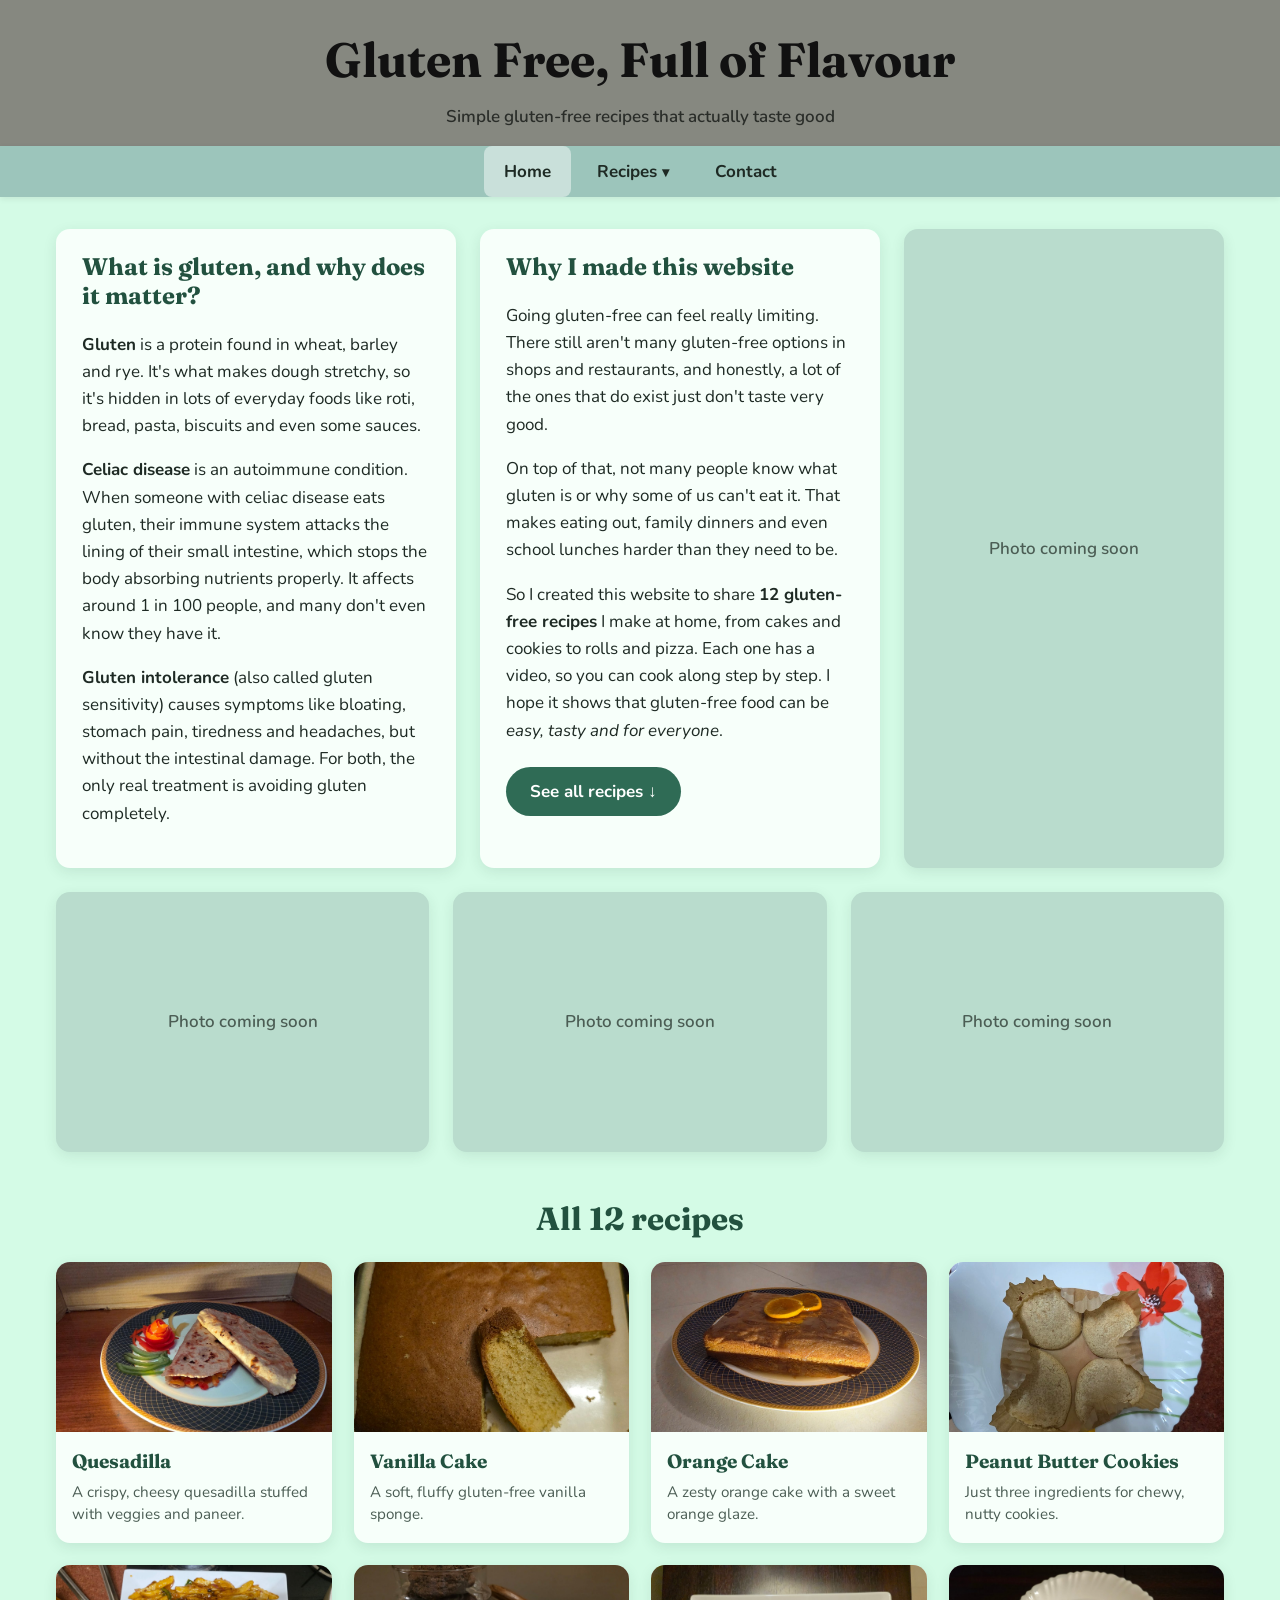
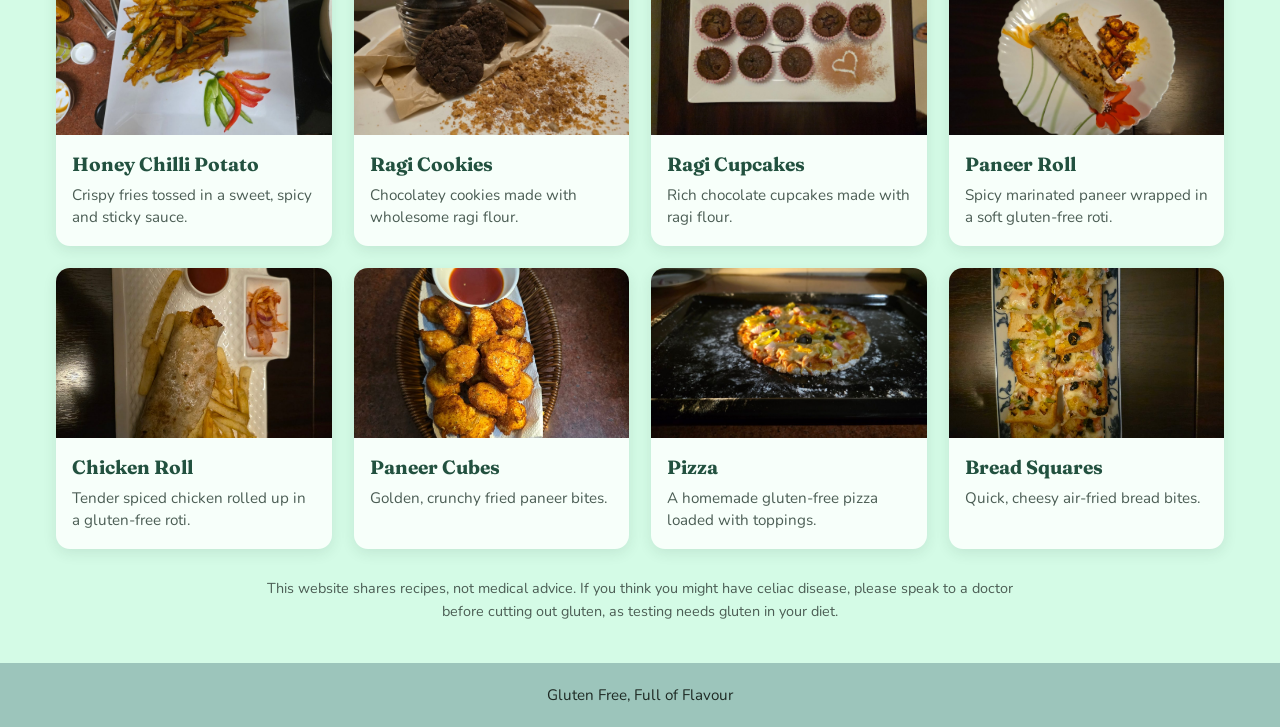
<file: index.html>
<!DOCTYPE html>
<html lang="en">
<head>
  <meta charset="UTF-8">
  <meta name="viewport" content="width=device-width, initial-scale=1.0">
  <meta name="description" content="Gluten-free recipes that are easy to make and full of flavour.">
  <title>Home | Gluten Free, Full of Flavour</title>
  <link rel="preconnect" href="https://fonts.googleapis.com">
  <link rel="preconnect" href="https://fonts.gstatic.com" crossorigin>
  <link href="https://fonts.googleapis.com/css2?family=Fraunces:opsz,wght@9..144,600;9..144,700&family=Nunito:wght@400;600;700&display=swap" rel="stylesheet">
  <link rel="icon" href="favicon.svg" type="image/svg+xml">
  <link rel="stylesheet" href="css/home.css?v=3">
</head>
<body>

  <!-- ===== Title bar ===== -->
  <header class="site-header">
    <a href="index.html" class="site-title">Gluten Free, Full of Flavour</a>
    <p class="tagline">Simple gluten-free recipes that actually taste good</p>
  </header>

  <!-- ===== Navigation bar ===== -->
  <nav class="site-nav" aria-label="Main navigation">
    <button class="menu-toggle" aria-expanded="false" aria-controls="nav-links">&#9776; Menu</button>
    <ul class="nav-links" id="nav-links">
      <li><a href="index.html" class="active" aria-current="page">Home</a></li>
      <li class="dropdown">
        <button class="dropdown-toggle" aria-expanded="false">Recipes <span class="arrow">&#9662;</span></button>
        <ul class="dropdown-menu">
          <li><a href="quesadilla.html">Quesadilla</a></li>
          <li><a href="vanilla-cake.html">Vanilla Cake</a></li>
          <li><a href="orange-cake.html">Orange Cake</a></li>
          <li><a href="peanut-butter-cookies.html">Peanut Butter Cookies</a></li>
          <li><a href="honey-chilli-potato.html">Honey Chilli Potato</a></li>
          <li><a href="ragi-cookies.html">Ragi Cookies</a></li>
          <li><a href="ragi-cupcakes.html">Ragi Cupcakes</a></li>
          <li><a href="paneer-roll.html">Paneer Roll</a></li>
          <li><a href="chicken-roll.html">Chicken Roll</a></li>
          <li><a href="paneer-cubes.html">Paneer Cubes</a></li>
          <li><a href="pizza.html">Pizza</a></li>
          <li><a href="bread-squares.html">Bread Squares</a></li>
        </ul>
      </li>
      <li><a href="gf-contact.html">Contact</a></li>
    </ul>
  </nav>

  <!-- ===== Main content ===== -->
  <main class="home">

    <!-- Top row: two text columns + one picture -->
    <section class="intro-row">
      <article class="text-card">
        <h2>What is gluten, and why does it matter?</h2>
        <p><strong>Gluten</strong> is a protein found in wheat, barley and rye. It's what makes dough stretchy, so it's hidden in lots of everyday foods like roti, bread, pasta, biscuits and even some sauces.</p>
        <p><strong>Celiac disease</strong> is an autoimmune condition. When someone with celiac disease eats gluten, their immune system attacks the lining of their small intestine, which stops the body absorbing nutrients properly. It affects around 1 in 100 people, and many don't even know they have it.</p>
        <p><strong>Gluten intolerance</strong> (also called gluten sensitivity) causes symptoms like bloating, stomach pain, tiredness and headaches, but without the intestinal damage. For both, the only real treatment is avoiding gluten completely.</p>
      </article>

      <article class="text-card">
        <h2>Why I made this website</h2>
        <p>Going gluten-free can feel really limiting. There still aren't many gluten-free options in shops and restaurants, and honestly, a lot of the ones that do exist just don't taste very good.</p>
        <p>On top of that, not many people know what gluten is or why some of us can't eat it. That makes eating out, family dinners and even school lunches harder than they need to be.</p>
        <p>So I created this website to share <strong>12 gluten-free recipes</strong> I make at home, from cakes and cookies to rolls and pizza. Each one has a video, so you can cook along step by step. I hope it shows that gluten-free food can be <em>easy, tasty and for everyone</em>.</p>
        <a class="btn" href="#recipes">See all recipes &darr;</a>
      </article>

      <figure class="photo photo-tall">
        <img src="https://images.unsplash.com/photo-1523294587484-bae6cc870010?auto=format&fit=crop&w=1200&q=80" alt="Cookies, bread and wheat stalks on a table">
      </figure>
    </section>

    <!-- Bottom row: three pictures -->
    <section class="photo-row">
      <figure class="photo"><img src="https://images.unsplash.com/photo-1642541386804-803d73509fa2?auto=format&fit=crop&w=1200&q=80" alt="A hand holding a frosted cupcake" loading="lazy"></figure>
      <figure class="photo"><img src="https://images.unsplash.com/photo-1511690078903-71dc5a49f5e3?auto=format&fit=crop&w=1200&q=80" alt="Assorted tacos on a wooden plate" loading="lazy"></figure>
      <figure class="photo"><img src="https://images.unsplash.com/photo-1574484152510-903878da786c?auto=format&fit=crop&w=1200&q=80" alt="A bowl of colourful spices" loading="lazy"></figure>
    </section>

    <!-- All 12 recipes as cards -->
    <section class="recipe-cards" id="recipes">
      <h2>All 12 recipes</h2>
      <div class="card-grid">
        <a class="recipe-card" href="quesadilla.html">
          <figure class="photo"><img src="images/quesadilla-1.jpg" alt="Quesadilla" loading="lazy"></figure>
          <div class="rc-body">
            <h3>Quesadilla</h3>
            <p>A crispy, cheesy quesadilla stuffed with veggies and paneer.</p>
          </div>
        </a>
        <a class="recipe-card" href="vanilla-cake.html">
          <figure class="photo"><img src="images/vanilla-cake-1.jpg" alt="Vanilla Cake" loading="lazy"></figure>
          <div class="rc-body">
            <h3>Vanilla Cake</h3>
            <p>A soft, fluffy gluten-free vanilla sponge.</p>
          </div>
        </a>
        <a class="recipe-card" href="orange-cake.html">
          <figure class="photo"><img src="images/orange-cake-1.jpg" alt="Orange Cake" loading="lazy"></figure>
          <div class="rc-body">
            <h3>Orange Cake</h3>
            <p>A zesty orange cake with a sweet orange glaze.</p>
          </div>
        </a>
        <a class="recipe-card" href="peanut-butter-cookies.html">
          <figure class="photo"><img src="images/peanut-butter-cookies-1.jpg" alt="Peanut Butter Cookies" loading="lazy"></figure>
          <div class="rc-body">
            <h3>Peanut Butter Cookies</h3>
            <p>Just three ingredients for chewy, nutty cookies.</p>
          </div>
        </a>
        <a class="recipe-card" href="honey-chilli-potato.html">
          <figure class="photo"><img src="images/honey-chilli-potato-1.jpg" alt="Honey Chilli Potato" loading="lazy"></figure>
          <div class="rc-body">
            <h3>Honey Chilli Potato</h3>
            <p>Crispy fries tossed in a sweet, spicy and sticky sauce.</p>
          </div>
        </a>
        <a class="recipe-card" href="ragi-cookies.html">
          <figure class="photo"><img src="images/ragi-cookies-1.jpg" alt="Ragi Cookies" loading="lazy"></figure>
          <div class="rc-body">
            <h3>Ragi Cookies</h3>
            <p>Chocolatey cookies made with wholesome ragi flour.</p>
          </div>
        </a>
        <a class="recipe-card" href="ragi-cupcakes.html">
          <figure class="photo"><img src="images/ragi-cupcakes-1.jpg" alt="Ragi Cupcakes" loading="lazy"></figure>
          <div class="rc-body">
            <h3>Ragi Cupcakes</h3>
            <p>Rich chocolate cupcakes made with ragi flour.</p>
          </div>
        </a>
        <a class="recipe-card" href="paneer-roll.html">
          <figure class="photo"><img src="images/paneer-roll-1.jpg" alt="Paneer Roll" loading="lazy"></figure>
          <div class="rc-body">
            <h3>Paneer Roll</h3>
            <p>Spicy marinated paneer wrapped in a soft gluten-free roti.</p>
          </div>
        </a>
        <a class="recipe-card" href="chicken-roll.html">
          <figure class="photo"><img src="images/chicken-roll-1.jpg" alt="Chicken Roll" loading="lazy"></figure>
          <div class="rc-body">
            <h3>Chicken Roll</h3>
            <p>Tender spiced chicken rolled up in a gluten-free roti.</p>
          </div>
        </a>
        <a class="recipe-card" href="paneer-cubes.html">
          <figure class="photo"><img src="images/paneer-cubes-1.jpg" alt="Paneer Cubes" loading="lazy"></figure>
          <div class="rc-body">
            <h3>Paneer Cubes</h3>
            <p>Golden, crunchy fried paneer bites.</p>
          </div>
        </a>
        <a class="recipe-card" href="pizza.html">
          <figure class="photo"><img src="images/pizza-1.jpg" alt="Pizza" loading="lazy"></figure>
          <div class="rc-body">
            <h3>Pizza</h3>
            <p>A homemade gluten-free pizza loaded with toppings.</p>
          </div>
        </a>
        <a class="recipe-card" href="bread-squares.html">
          <figure class="photo"><img src="images/bread-squares-1.jpg" alt="Bread Squares" loading="lazy"></figure>
          <div class="rc-body">
            <h3>Bread Squares</h3>
            <p>Quick, cheesy air-fried bread bites.</p>
          </div>
        </a>
      </div>
    </section>

    <p class="disclaimer">This website shares recipes, not medical advice. If you think you might have celiac disease, please speak to a doctor before cutting out gluten, as testing needs gluten in your diet.</p>
  </main>

  <!-- ===== Footer ===== -->
  <footer class="site-footer">
    <p>Gluten Free, Full of Flavour</p>
  </footer>

  <script src="js/script.js?v=3"></script>
</body>
</html>
</file>
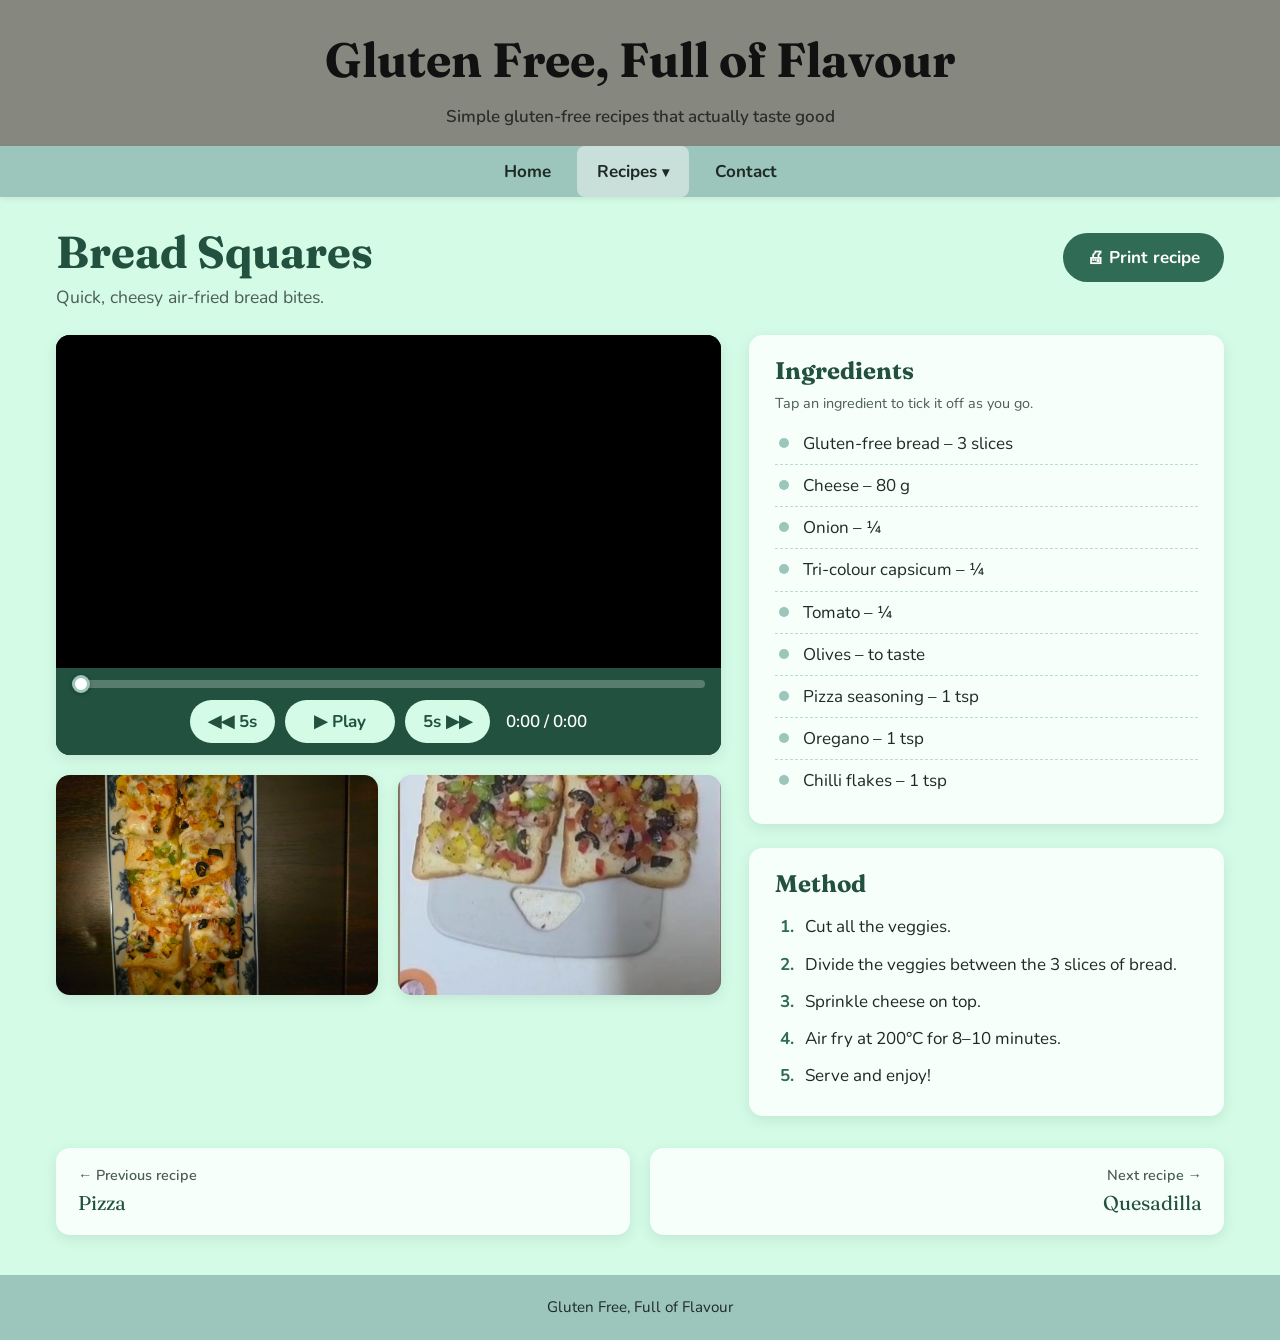
<file: bread-squares.html>
<!DOCTYPE html>
<html lang="en">
<head>
  <meta charset="UTF-8">
  <meta name="viewport" content="width=device-width, initial-scale=1.0">
  <meta name="description" content="Gluten-free Bread Squares recipe with video.">
  <title>Bread Squares | Gluten Free, Full of Flavour</title>
  <link rel="preconnect" href="https://fonts.googleapis.com">
  <link rel="preconnect" href="https://fonts.gstatic.com" crossorigin>
  <link href="https://fonts.googleapis.com/css2?family=Fraunces:opsz,wght@9..144,600;9..144,700&family=Nunito:wght@400;600;700&display=swap" rel="stylesheet">
  <link rel="icon" href="favicon.svg" type="image/svg+xml">
  <link rel="stylesheet" href="css/recipe.css?v=3">
</head>
<body>

  <!-- ===== Title bar ===== -->
  <header class="site-header">
    <a href="index.html" class="site-title">Gluten Free, Full of Flavour</a>
    <p class="tagline">Simple gluten-free recipes that actually taste good</p>
  </header>

  <!-- ===== Navigation bar ===== -->
  <nav class="site-nav" aria-label="Main navigation">
    <button class="menu-toggle" aria-expanded="false" aria-controls="nav-links">&#9776; Menu</button>
    <ul class="nav-links" id="nav-links">
      <li><a href="index.html">Home</a></li>
      <li class="dropdown">
        <button class="dropdown-toggle active" aria-expanded="false">Recipes <span class="arrow">&#9662;</span></button>
        <ul class="dropdown-menu">
          <li><a href="quesadilla.html">Quesadilla</a></li>
          <li><a href="vanilla-cake.html">Vanilla Cake</a></li>
          <li><a href="orange-cake.html">Orange Cake</a></li>
          <li><a href="peanut-butter-cookies.html">Peanut Butter Cookies</a></li>
          <li><a href="honey-chilli-potato.html">Honey Chilli Potato</a></li>
          <li><a href="ragi-cookies.html">Ragi Cookies</a></li>
          <li><a href="ragi-cupcakes.html">Ragi Cupcakes</a></li>
          <li><a href="paneer-roll.html">Paneer Roll</a></li>
          <li><a href="chicken-roll.html">Chicken Roll</a></li>
          <li><a href="paneer-cubes.html">Paneer Cubes</a></li>
          <li><a href="pizza.html">Pizza</a></li>
          <li><a href="bread-squares.html" class="active" aria-current="page">Bread Squares</a></li>
        </ul>
      </li>
      <li><a href="gf-contact.html">Contact</a></li>
    </ul>
  </nav>

  <!-- ===== Main content ===== -->
  <main class="recipe">
    <div class="title-row">
      <div>
        <h1 class="recipe-title">Bread Squares</h1>
        <p class="recipe-blurb">Quick, cheesy air-fried bread bites.</p>
      </div>
      <button class="btn btn-print" type="button">&#128424;&#xFE0E; Print recipe</button>
    </div>

    <div class="recipe-layout">

      <!-- Left column: video + pictures -->
      <div class="media-column">
        <div class="video-player">
          <video src="videos/bread-squares.mp4" preload="metadata" playsinline>
            Sorry, your browser can't play this video.
          </video>
          <div class="seek-row">
            <input type="range" class="vc-seek" min="0" max="100" step="0.1" value="0" aria-label="Video position">
          </div>
          <div class="video-controls">
            <button class="vc-btn btn-back" aria-label="Go back 5 seconds">&#9664;&#xFE0E;&#9664;&#xFE0E; 5s</button>
            <button class="vc-btn btn-play" aria-label="Play">&#9654; Play</button>
            <button class="vc-btn btn-forward" aria-label="Skip forward 5 seconds">5s &#9654;&#xFE0E;&#9654;&#xFE0E;</button>
            <span class="vc-time">0:00 / 0:00</span>
          </div>
        </div>

        <div class="recipe-photos">
          <figure class="photo"><img src="images/bread-squares-1.jpg" alt="Bread Squares, photo 1" loading="lazy"></figure>
          <figure class="photo"><img src="images/bread-squares-2.jpg" alt="Bread Squares, photo 2" loading="lazy"></figure>
        </div>
      </div>

      <!-- Right column: ingredients + method -->
      <div class="text-column">
        <section class="card ingredients">
          <h2>Ingredients</h2>
          <p class="hint">Tap an ingredient to tick it off as you go.</p>
          <ul>
          <li>Gluten-free bread – 3 slices</li>
          <li>Cheese – 80 g</li>
          <li>Onion – ¼</li>
          <li>Tri-colour capsicum – ¼</li>
          <li>Tomato – ¼</li>
          <li>Olives – to taste</li>
          <li>Pizza seasoning – 1 tsp</li>
          <li>Oregano – 1 tsp</li>
          <li>Chilli flakes – 1 tsp</li>
          </ul>
        </section>

        <section class="card method">
          <h2>Method</h2>
          <ol>
          <li>Cut all the veggies.</li>
          <li>Divide the veggies between the 3 slices of bread.</li>
          <li>Sprinkle cheese on top.</li>
          <li>Air fry at 200°C for 8–10 minutes.</li>
          <li>Serve and enjoy!</li>
          </ol>
        </section>
      </div>

    </div>

    <!-- Previous / next recipe -->
    <nav class="recipe-pager" aria-label="More recipes">
      <a class="pager-link prev" href="pizza.html"><span class="pager-label">&larr; Previous recipe</span><span class="pager-name">Pizza</span></a>
      <a class="pager-link next" href="quesadilla.html"><span class="pager-label">Next recipe &rarr;</span><span class="pager-name">Quesadilla</span></a>
    </nav>
  </main>

  <!-- ===== Footer ===== -->
  <footer class="site-footer">
    <p>Gluten Free, Full of Flavour</p>
  </footer>

  <script src="js/script.js?v=3"></script>
</body>
</html>
</file>
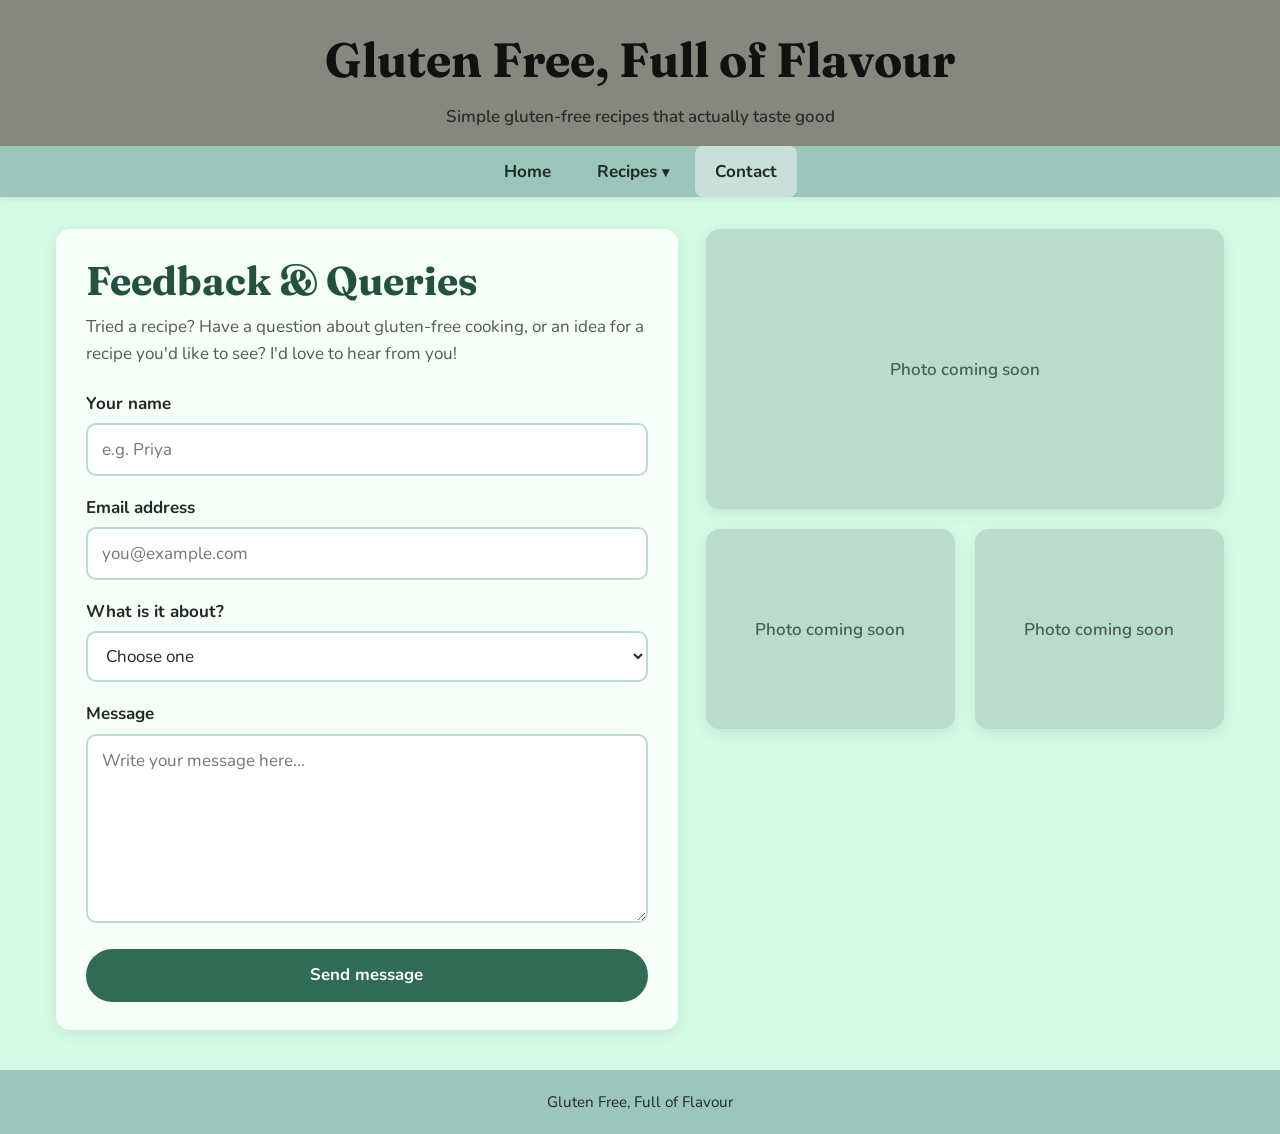
<file: gf-contact.html>
<!DOCTYPE html>
<html lang="en">
<head>
  <meta charset="UTF-8">
  <meta name="viewport" content="width=device-width, initial-scale=1.0">
  <meta name="description" content="Send feedback or ask a question about gluten-free cooking.">
  <title>Contact | Gluten Free, Full of Flavour</title>
  <link rel="preconnect" href="https://fonts.googleapis.com">
  <link rel="preconnect" href="https://fonts.gstatic.com" crossorigin>
  <link href="https://fonts.googleapis.com/css2?family=Fraunces:opsz,wght@9..144,600;9..144,700&family=Nunito:wght@400;600;700&display=swap" rel="stylesheet">
  <link rel="icon" href="favicon.svg" type="image/svg+xml">
  <link rel="stylesheet" href="css/contact.css?v=3">
</head>
<body>

  <!-- ===== Title bar ===== -->
  <header class="site-header">
    <a href="index.html" class="site-title">Gluten Free, Full of Flavour</a>
    <p class="tagline">Simple gluten-free recipes that actually taste good</p>
  </header>

  <!-- ===== Navigation bar ===== -->
  <nav class="site-nav" aria-label="Main navigation">
    <button class="menu-toggle" aria-expanded="false" aria-controls="nav-links">&#9776; Menu</button>
    <ul class="nav-links" id="nav-links">
      <li><a href="index.html">Home</a></li>
      <li class="dropdown">
        <button class="dropdown-toggle" aria-expanded="false">Recipes <span class="arrow">&#9662;</span></button>
        <ul class="dropdown-menu">
          <li><a href="quesadilla.html">Quesadilla</a></li>
          <li><a href="vanilla-cake.html">Vanilla Cake</a></li>
          <li><a href="orange-cake.html">Orange Cake</a></li>
          <li><a href="peanut-butter-cookies.html">Peanut Butter Cookies</a></li>
          <li><a href="honey-chilli-potato.html">Honey Chilli Potato</a></li>
          <li><a href="ragi-cookies.html">Ragi Cookies</a></li>
          <li><a href="ragi-cupcakes.html">Ragi Cupcakes</a></li>
          <li><a href="paneer-roll.html">Paneer Roll</a></li>
          <li><a href="chicken-roll.html">Chicken Roll</a></li>
          <li><a href="paneer-cubes.html">Paneer Cubes</a></li>
          <li><a href="pizza.html">Pizza</a></li>
          <li><a href="bread-squares.html">Bread Squares</a></li>
        </ul>
      </li>
      <li><a href="gf-contact.html" class="active" aria-current="page">Contact</a></li>
    </ul>
  </nav>

  <!-- ===== Main content ===== -->
  <main class="contact">
    <div class="contact-layout">

      <section class="card form-card">
        <h1>Feedback &amp; Queries</h1>
        <p class="lead">Tried a recipe? Have a question about gluten-free cooking, or an idea for a recipe you'd like to see? I'd love to hear from you!</p>

        <!-- Formspree form: messages go to the email on your Formspree account -->
        <form class="contact-form" action="https://formspree.io/f/mrpeawjb" method="POST">
          <div class="field">
            <label for="name">Your name</label>
            <input type="text" id="name" name="name" placeholder="e.g. Priya" required>
          </div>

          <div class="field">
            <label for="email">Email address</label>
            <input type="email" id="email" name="email" placeholder="you@example.com" required>
          </div>

          <div class="field">
            <label for="type">What is it about?</label>
            <select id="type" name="type" required>
              <option value="" disabled selected>Choose one</option>
              <option value="Feedback">Feedback on a recipe</option>
              <option value="Query">A question / query</option>
              <option value="Recipe request">Recipe request</option>
              <option value="Other">Something else</option>
            </select>
          </div>

          <div class="field">
            <label for="message">Message</label>
            <textarea id="message" name="message" rows="6" placeholder="Write your message here..." required></textarea>
          </div>

          <button type="submit" class="btn">Send message</button>
        </form>
      </section>

      <div class="contact-photos">
        <figure class="photo"><img src="https://images.unsplash.com/photo-1623428187969-5da2dcea5ebf?auto=format&fit=crop&w=1200&q=80" alt="A blue bowl filled with vegetables and a wooden spoon" loading="lazy"></figure>
        <figure class="photo"><img src="https://images.unsplash.com/photo-1436565121087-bb8d210c9752?auto=format&fit=crop&w=1200&q=80" alt="Cookies and daffodils on a plate" loading="lazy"></figure>
        <figure class="photo"><img src="https://images.unsplash.com/photo-1540914124281-342587941389?auto=format&fit=crop&w=1200&q=80" alt="Toast topped with avocado, banana and tomatoes" loading="lazy"></figure>
      </div>

    </div>
  </main>

  <!-- ===== Footer ===== -->
  <footer class="site-footer">
    <p>Gluten Free, Full of Flavour</p>
  </footer>

  <script src="js/script.js?v=3"></script>
</body>
</html>
</file>
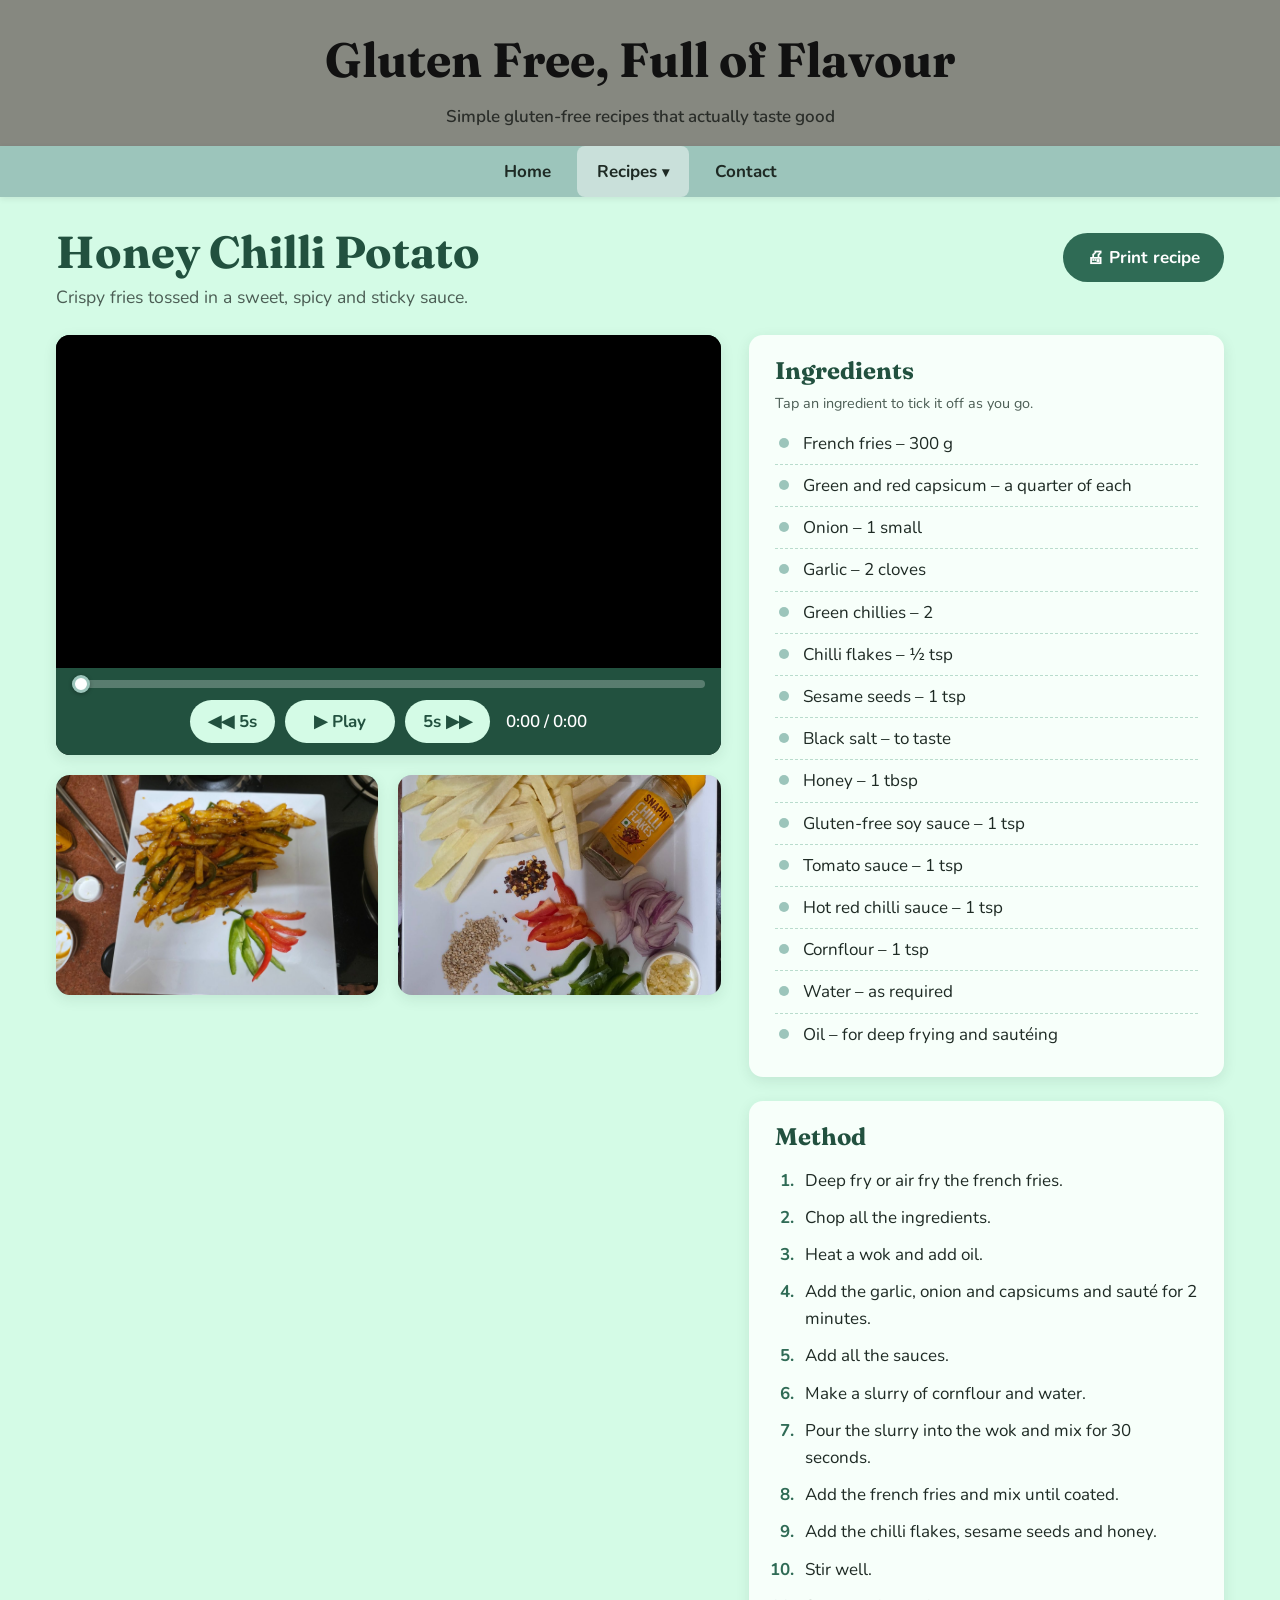
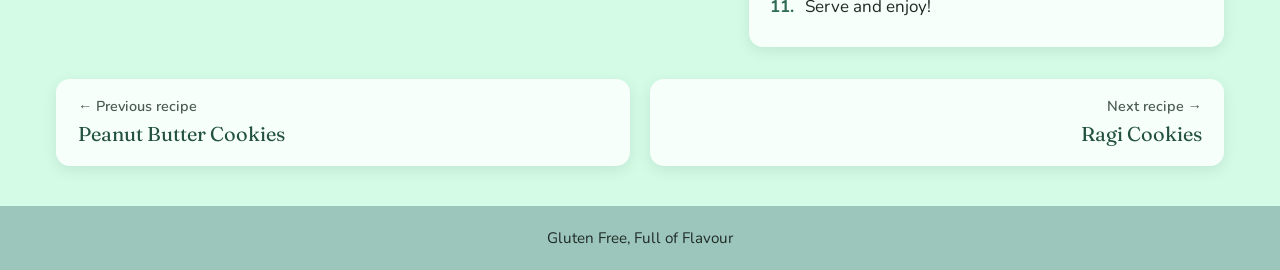
<file: honey-chilli-potato.html>
<!DOCTYPE html>
<html lang="en">
<head>
  <meta charset="UTF-8">
  <meta name="viewport" content="width=device-width, initial-scale=1.0">
  <meta name="description" content="Gluten-free Honey Chilli Potato recipe with video.">
  <title>Honey Chilli Potato | Gluten Free, Full of Flavour</title>
  <link rel="preconnect" href="https://fonts.googleapis.com">
  <link rel="preconnect" href="https://fonts.gstatic.com" crossorigin>
  <link href="https://fonts.googleapis.com/css2?family=Fraunces:opsz,wght@9..144,600;9..144,700&family=Nunito:wght@400;600;700&display=swap" rel="stylesheet">
  <link rel="icon" href="favicon.svg" type="image/svg+xml">
  <link rel="stylesheet" href="css/recipe.css?v=3">
</head>
<body>

  <!-- ===== Title bar ===== -->
  <header class="site-header">
    <a href="index.html" class="site-title">Gluten Free, Full of Flavour</a>
    <p class="tagline">Simple gluten-free recipes that actually taste good</p>
  </header>

  <!-- ===== Navigation bar ===== -->
  <nav class="site-nav" aria-label="Main navigation">
    <button class="menu-toggle" aria-expanded="false" aria-controls="nav-links">&#9776; Menu</button>
    <ul class="nav-links" id="nav-links">
      <li><a href="index.html">Home</a></li>
      <li class="dropdown">
        <button class="dropdown-toggle active" aria-expanded="false">Recipes <span class="arrow">&#9662;</span></button>
        <ul class="dropdown-menu">
          <li><a href="quesadilla.html">Quesadilla</a></li>
          <li><a href="vanilla-cake.html">Vanilla Cake</a></li>
          <li><a href="orange-cake.html">Orange Cake</a></li>
          <li><a href="peanut-butter-cookies.html">Peanut Butter Cookies</a></li>
          <li><a href="honey-chilli-potato.html" class="active" aria-current="page">Honey Chilli Potato</a></li>
          <li><a href="ragi-cookies.html">Ragi Cookies</a></li>
          <li><a href="ragi-cupcakes.html">Ragi Cupcakes</a></li>
          <li><a href="paneer-roll.html">Paneer Roll</a></li>
          <li><a href="chicken-roll.html">Chicken Roll</a></li>
          <li><a href="paneer-cubes.html">Paneer Cubes</a></li>
          <li><a href="pizza.html">Pizza</a></li>
          <li><a href="bread-squares.html">Bread Squares</a></li>
        </ul>
      </li>
      <li><a href="gf-contact.html">Contact</a></li>
    </ul>
  </nav>

  <!-- ===== Main content ===== -->
  <main class="recipe">
    <div class="title-row">
      <div>
        <h1 class="recipe-title">Honey Chilli Potato</h1>
        <p class="recipe-blurb">Crispy fries tossed in a sweet, spicy and sticky sauce.</p>
      </div>
      <button class="btn btn-print" type="button">&#128424;&#xFE0E; Print recipe</button>
    </div>

    <div class="recipe-layout">

      <!-- Left column: video + pictures -->
      <div class="media-column">
        <div class="video-player">
          <video src="videos/honey-chilli-potato.mp4" preload="metadata" playsinline>
            Sorry, your browser can't play this video.
          </video>
          <div class="seek-row">
            <input type="range" class="vc-seek" min="0" max="100" step="0.1" value="0" aria-label="Video position">
          </div>
          <div class="video-controls">
            <button class="vc-btn btn-back" aria-label="Go back 5 seconds">&#9664;&#xFE0E;&#9664;&#xFE0E; 5s</button>
            <button class="vc-btn btn-play" aria-label="Play">&#9654; Play</button>
            <button class="vc-btn btn-forward" aria-label="Skip forward 5 seconds">5s &#9654;&#xFE0E;&#9654;&#xFE0E;</button>
            <span class="vc-time">0:00 / 0:00</span>
          </div>
        </div>

        <div class="recipe-photos">
          <figure class="photo"><img src="images/honey-chilli-potato-1.jpg" alt="Honey Chilli Potato, photo 1" loading="lazy"></figure>
          <figure class="photo"><img src="images/honey-chilli-potato-2.jpg" alt="Honey Chilli Potato, photo 2" loading="lazy"></figure>
        </div>
      </div>

      <!-- Right column: ingredients + method -->
      <div class="text-column">
        <section class="card ingredients">
          <h2>Ingredients</h2>
          <p class="hint">Tap an ingredient to tick it off as you go.</p>
          <ul>
          <li>French fries – 300 g</li>
          <li>Green and red capsicum – a quarter of each</li>
          <li>Onion – 1 small</li>
          <li>Garlic – 2 cloves</li>
          <li>Green chillies – 2</li>
          <li>Chilli flakes – ½ tsp</li>
          <li>Sesame seeds – 1 tsp</li>
          <li>Black salt – to taste</li>
          <li>Honey – 1 tbsp</li>
          <li>Gluten-free soy sauce – 1 tsp</li>
          <li>Tomato sauce – 1 tsp</li>
          <li>Hot red chilli sauce – 1 tsp</li>
          <li>Cornflour – 1 tsp</li>
          <li>Water – as required</li>
          <li>Oil – for deep frying and sautéing</li>
          </ul>
        </section>

        <section class="card method">
          <h2>Method</h2>
          <ol>
          <li>Deep fry or air fry the french fries.</li>
          <li>Chop all the ingredients.</li>
          <li>Heat a wok and add oil.</li>
          <li>Add the garlic, onion and capsicums and sauté for 2 minutes.</li>
          <li>Add all the sauces.</li>
          <li>Make a slurry of cornflour and water.</li>
          <li>Pour the slurry into the wok and mix for 30 seconds.</li>
          <li>Add the french fries and mix until coated.</li>
          <li>Add the chilli flakes, sesame seeds and honey.</li>
          <li>Stir well.</li>
          <li>Serve and enjoy!</li>
          </ol>
        </section>
      </div>

    </div>

    <!-- Previous / next recipe -->
    <nav class="recipe-pager" aria-label="More recipes">
      <a class="pager-link prev" href="peanut-butter-cookies.html"><span class="pager-label">&larr; Previous recipe</span><span class="pager-name">Peanut Butter Cookies</span></a>
      <a class="pager-link next" href="ragi-cookies.html"><span class="pager-label">Next recipe &rarr;</span><span class="pager-name">Ragi Cookies</span></a>
    </nav>
  </main>

  <!-- ===== Footer ===== -->
  <footer class="site-footer">
    <p>Gluten Free, Full of Flavour</p>
  </footer>

  <script src="js/script.js?v=3"></script>
</body>
</html>
</file>
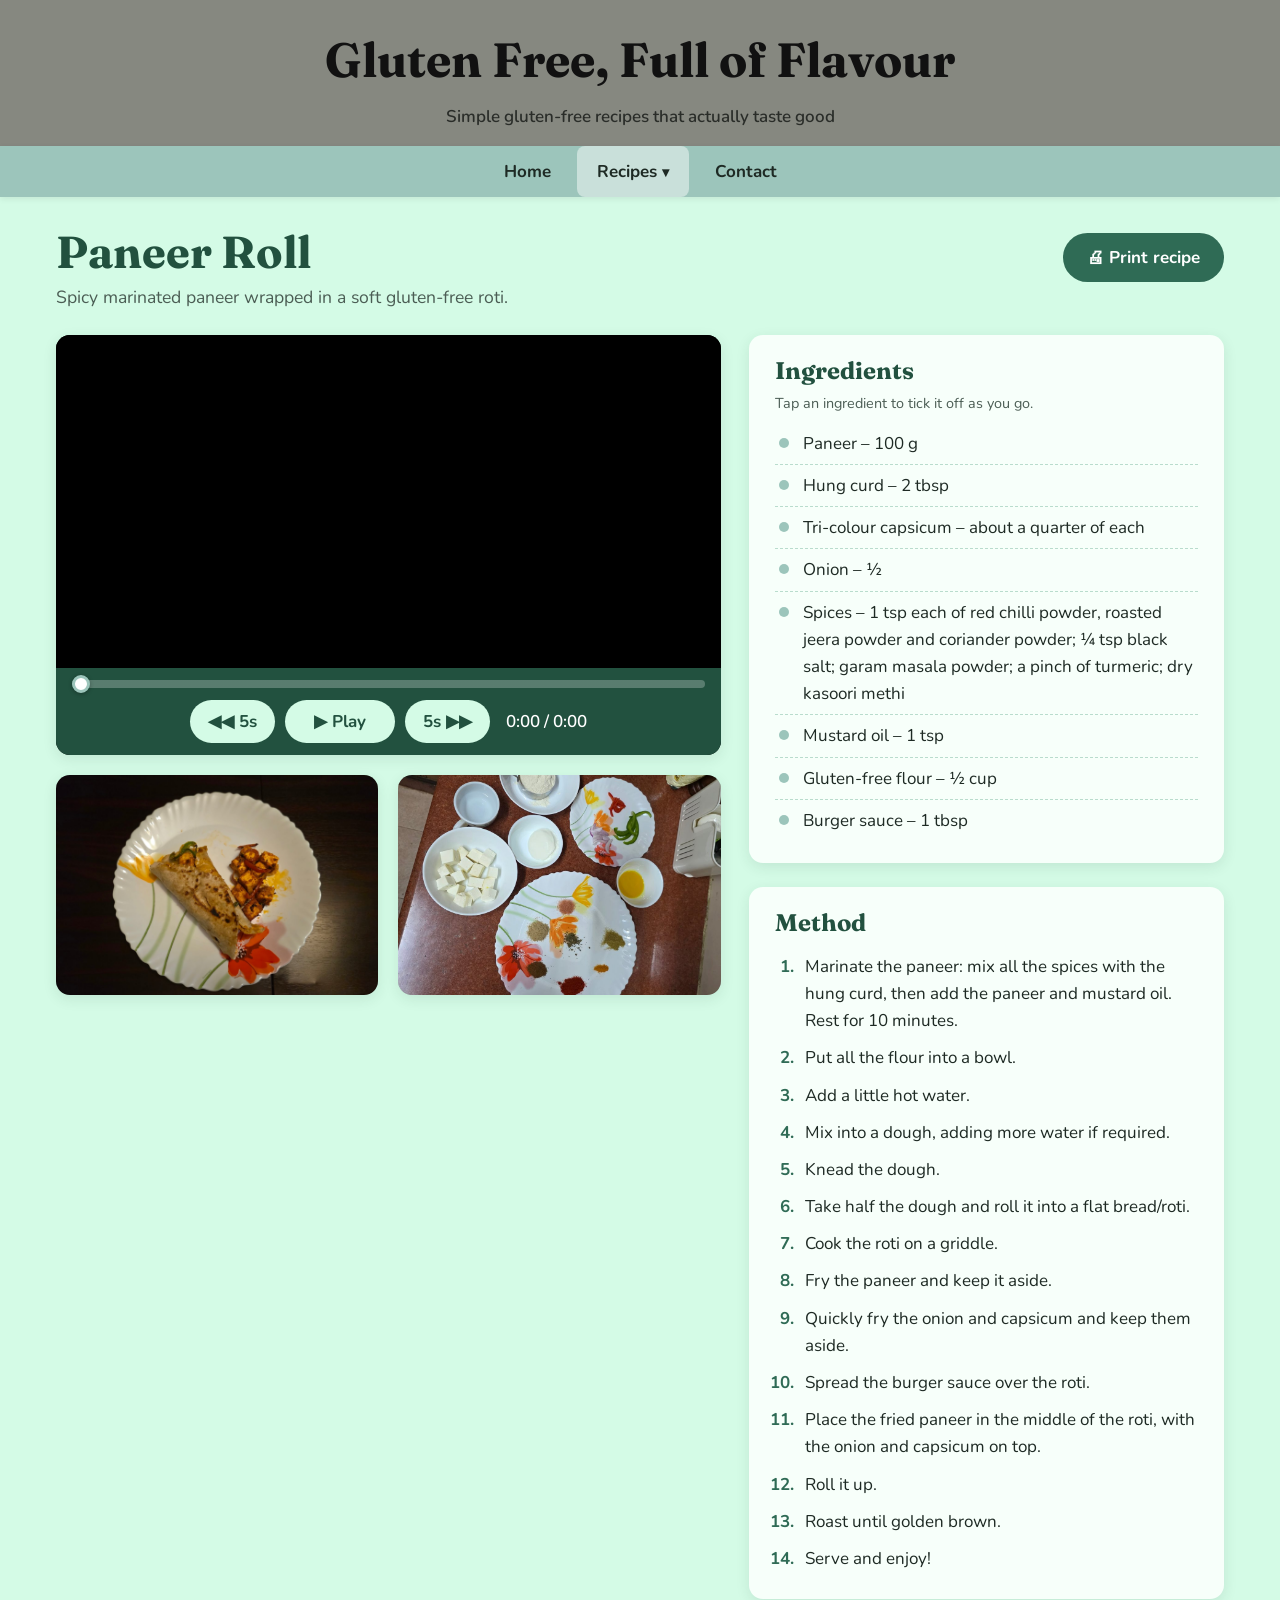
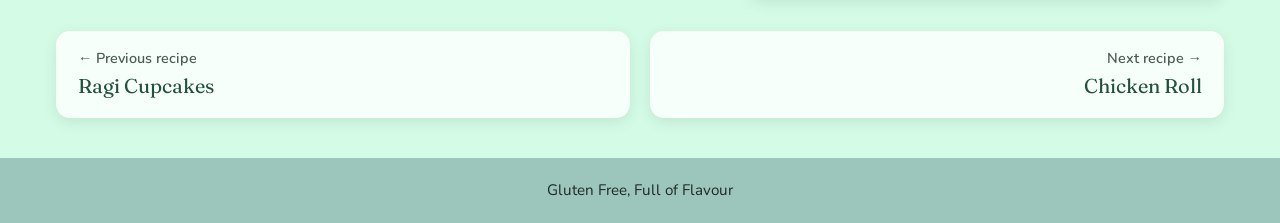
<file: paneer-roll.html>
<!DOCTYPE html>
<html lang="en">
<head>
  <meta charset="UTF-8">
  <meta name="viewport" content="width=device-width, initial-scale=1.0">
  <meta name="description" content="Gluten-free Paneer Roll recipe with video.">
  <title>Paneer Roll | Gluten Free, Full of Flavour</title>
  <link rel="preconnect" href="https://fonts.googleapis.com">
  <link rel="preconnect" href="https://fonts.gstatic.com" crossorigin>
  <link href="https://fonts.googleapis.com/css2?family=Fraunces:opsz,wght@9..144,600;9..144,700&family=Nunito:wght@400;600;700&display=swap" rel="stylesheet">
  <link rel="icon" href="favicon.svg" type="image/svg+xml">
  <link rel="stylesheet" href="css/recipe.css?v=3">
</head>
<body>

  <!-- ===== Title bar ===== -->
  <header class="site-header">
    <a href="index.html" class="site-title">Gluten Free, Full of Flavour</a>
    <p class="tagline">Simple gluten-free recipes that actually taste good</p>
  </header>

  <!-- ===== Navigation bar ===== -->
  <nav class="site-nav" aria-label="Main navigation">
    <button class="menu-toggle" aria-expanded="false" aria-controls="nav-links">&#9776; Menu</button>
    <ul class="nav-links" id="nav-links">
      <li><a href="index.html">Home</a></li>
      <li class="dropdown">
        <button class="dropdown-toggle active" aria-expanded="false">Recipes <span class="arrow">&#9662;</span></button>
        <ul class="dropdown-menu">
          <li><a href="quesadilla.html">Quesadilla</a></li>
          <li><a href="vanilla-cake.html">Vanilla Cake</a></li>
          <li><a href="orange-cake.html">Orange Cake</a></li>
          <li><a href="peanut-butter-cookies.html">Peanut Butter Cookies</a></li>
          <li><a href="honey-chilli-potato.html">Honey Chilli Potato</a></li>
          <li><a href="ragi-cookies.html">Ragi Cookies</a></li>
          <li><a href="ragi-cupcakes.html">Ragi Cupcakes</a></li>
          <li><a href="paneer-roll.html" class="active" aria-current="page">Paneer Roll</a></li>
          <li><a href="chicken-roll.html">Chicken Roll</a></li>
          <li><a href="paneer-cubes.html">Paneer Cubes</a></li>
          <li><a href="pizza.html">Pizza</a></li>
          <li><a href="bread-squares.html">Bread Squares</a></li>
        </ul>
      </li>
      <li><a href="gf-contact.html">Contact</a></li>
    </ul>
  </nav>

  <!-- ===== Main content ===== -->
  <main class="recipe">
    <div class="title-row">
      <div>
        <h1 class="recipe-title">Paneer Roll</h1>
        <p class="recipe-blurb">Spicy marinated paneer wrapped in a soft gluten-free roti.</p>
      </div>
      <button class="btn btn-print" type="button">&#128424;&#xFE0E; Print recipe</button>
    </div>

    <div class="recipe-layout">

      <!-- Left column: video + pictures -->
      <div class="media-column">
        <div class="video-player">
          <video src="videos/paneer-roll.mp4" preload="metadata" playsinline>
            Sorry, your browser can't play this video.
          </video>
          <div class="seek-row">
            <input type="range" class="vc-seek" min="0" max="100" step="0.1" value="0" aria-label="Video position">
          </div>
          <div class="video-controls">
            <button class="vc-btn btn-back" aria-label="Go back 5 seconds">&#9664;&#xFE0E;&#9664;&#xFE0E; 5s</button>
            <button class="vc-btn btn-play" aria-label="Play">&#9654; Play</button>
            <button class="vc-btn btn-forward" aria-label="Skip forward 5 seconds">5s &#9654;&#xFE0E;&#9654;&#xFE0E;</button>
            <span class="vc-time">0:00 / 0:00</span>
          </div>
        </div>

        <div class="recipe-photos">
          <figure class="photo"><img src="images/paneer-roll-1.jpg" alt="Paneer Roll, photo 1" loading="lazy"></figure>
          <figure class="photo"><img src="images/paneer-roll-2.jpg" alt="Paneer Roll, photo 2" loading="lazy"></figure>
        </div>
      </div>

      <!-- Right column: ingredients + method -->
      <div class="text-column">
        <section class="card ingredients">
          <h2>Ingredients</h2>
          <p class="hint">Tap an ingredient to tick it off as you go.</p>
          <ul>
          <li>Paneer – 100 g</li>
          <li>Hung curd – 2 tbsp</li>
          <li>Tri-colour capsicum – about a quarter of each</li>
          <li>Onion – ½</li>
          <li>Spices – 1 tsp each of red chilli powder, roasted jeera powder and coriander powder; ¼ tsp black salt; garam masala powder; a pinch of turmeric; dry kasoori methi</li>
          <li>Mustard oil – 1 tsp</li>
          <li>Gluten-free flour – ½ cup</li>
          <li>Burger sauce – 1 tbsp</li>
          </ul>
        </section>

        <section class="card method">
          <h2>Method</h2>
          <ol>
          <li>Marinate the paneer: mix all the spices with the hung curd, then add the paneer and mustard oil. Rest for 10 minutes.</li>
          <li>Put all the flour into a bowl.</li>
          <li>Add a little hot water.</li>
          <li>Mix into a dough, adding more water if required.</li>
          <li>Knead the dough.</li>
          <li>Take half the dough and roll it into a flat bread/roti.</li>
          <li>Cook the roti on a griddle.</li>
          <li>Fry the paneer and keep it aside.</li>
          <li>Quickly fry the onion and capsicum and keep them aside.</li>
          <li>Spread the burger sauce over the roti.</li>
          <li>Place the fried paneer in the middle of the roti, with the onion and capsicum on top.</li>
          <li>Roll it up.</li>
          <li>Roast until golden brown.</li>
          <li>Serve and enjoy!</li>
          </ol>
        </section>
      </div>

    </div>

    <!-- Previous / next recipe -->
    <nav class="recipe-pager" aria-label="More recipes">
      <a class="pager-link prev" href="ragi-cupcakes.html"><span class="pager-label">&larr; Previous recipe</span><span class="pager-name">Ragi Cupcakes</span></a>
      <a class="pager-link next" href="chicken-roll.html"><span class="pager-label">Next recipe &rarr;</span><span class="pager-name">Chicken Roll</span></a>
    </nav>
  </main>

  <!-- ===== Footer ===== -->
  <footer class="site-footer">
    <p>Gluten Free, Full of Flavour</p>
  </footer>

  <script src="js/script.js?v=3"></script>
</body>
</html>
</file>
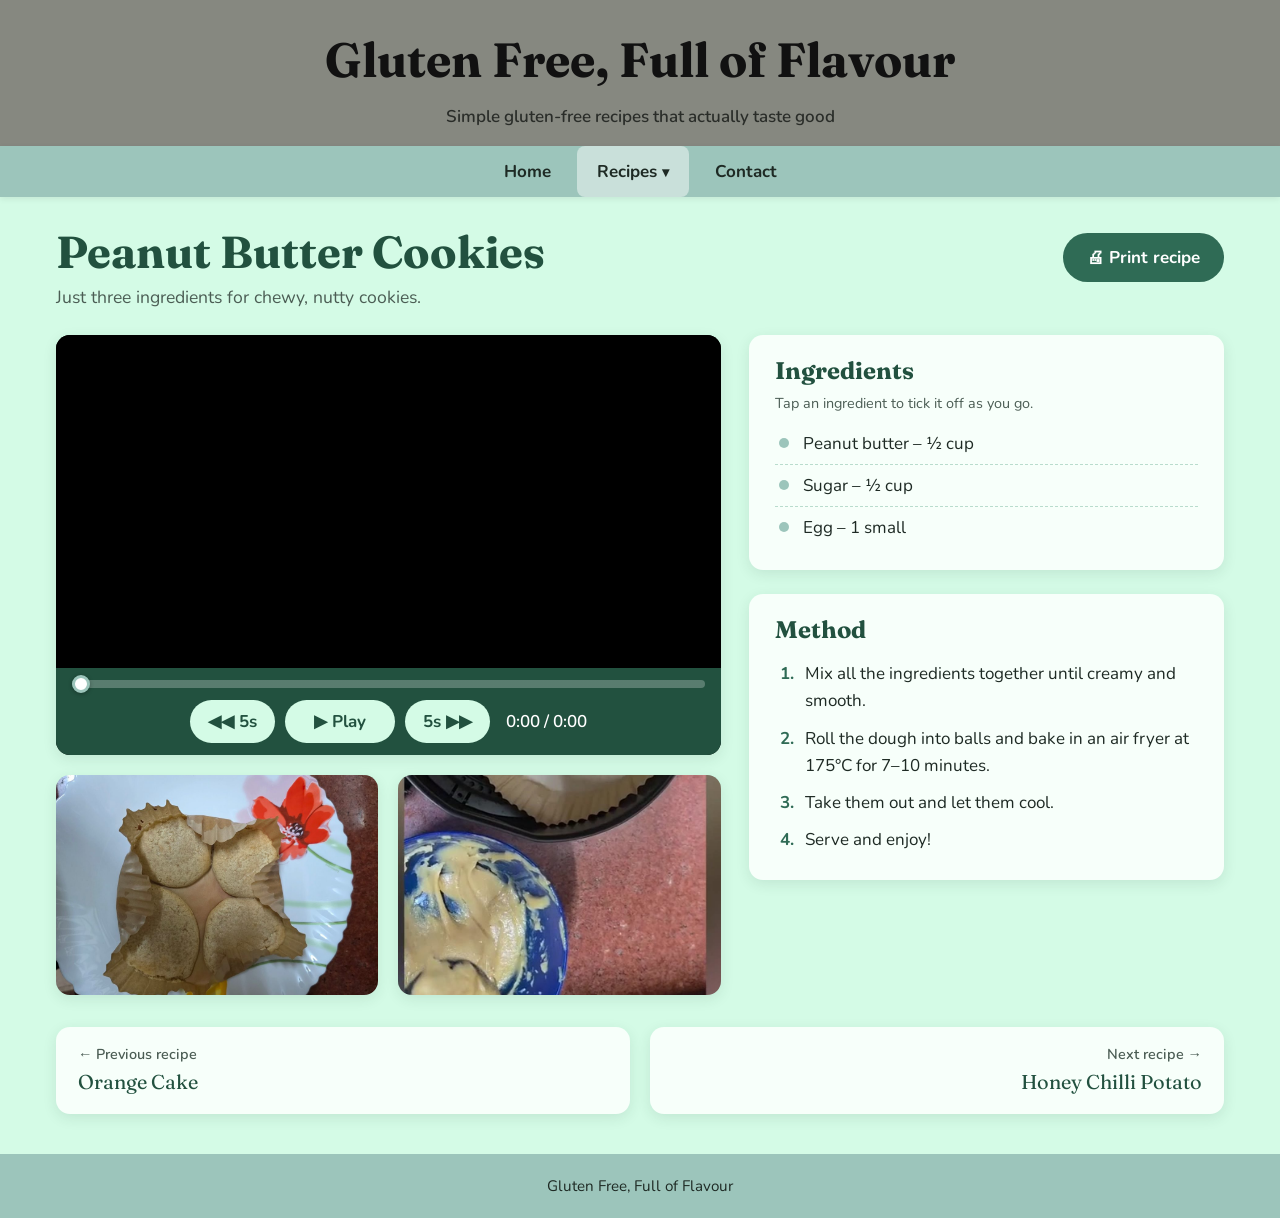
<file: peanut-butter-cookies.html>
<!DOCTYPE html>
<html lang="en">
<head>
  <meta charset="UTF-8">
  <meta name="viewport" content="width=device-width, initial-scale=1.0">
  <meta name="description" content="Gluten-free Peanut Butter Cookies recipe with video.">
  <title>Peanut Butter Cookies | Gluten Free, Full of Flavour</title>
  <link rel="preconnect" href="https://fonts.googleapis.com">
  <link rel="preconnect" href="https://fonts.gstatic.com" crossorigin>
  <link href="https://fonts.googleapis.com/css2?family=Fraunces:opsz,wght@9..144,600;9..144,700&family=Nunito:wght@400;600;700&display=swap" rel="stylesheet">
  <link rel="icon" href="favicon.svg" type="image/svg+xml">
  <link rel="stylesheet" href="css/recipe.css?v=3">
</head>
<body>

  <!-- ===== Title bar ===== -->
  <header class="site-header">
    <a href="index.html" class="site-title">Gluten Free, Full of Flavour</a>
    <p class="tagline">Simple gluten-free recipes that actually taste good</p>
  </header>

  <!-- ===== Navigation bar ===== -->
  <nav class="site-nav" aria-label="Main navigation">
    <button class="menu-toggle" aria-expanded="false" aria-controls="nav-links">&#9776; Menu</button>
    <ul class="nav-links" id="nav-links">
      <li><a href="index.html">Home</a></li>
      <li class="dropdown">
        <button class="dropdown-toggle active" aria-expanded="false">Recipes <span class="arrow">&#9662;</span></button>
        <ul class="dropdown-menu">
          <li><a href="quesadilla.html">Quesadilla</a></li>
          <li><a href="vanilla-cake.html">Vanilla Cake</a></li>
          <li><a href="orange-cake.html">Orange Cake</a></li>
          <li><a href="peanut-butter-cookies.html" class="active" aria-current="page">Peanut Butter Cookies</a></li>
          <li><a href="honey-chilli-potato.html">Honey Chilli Potato</a></li>
          <li><a href="ragi-cookies.html">Ragi Cookies</a></li>
          <li><a href="ragi-cupcakes.html">Ragi Cupcakes</a></li>
          <li><a href="paneer-roll.html">Paneer Roll</a></li>
          <li><a href="chicken-roll.html">Chicken Roll</a></li>
          <li><a href="paneer-cubes.html">Paneer Cubes</a></li>
          <li><a href="pizza.html">Pizza</a></li>
          <li><a href="bread-squares.html">Bread Squares</a></li>
        </ul>
      </li>
      <li><a href="gf-contact.html">Contact</a></li>
    </ul>
  </nav>

  <!-- ===== Main content ===== -->
  <main class="recipe">
    <div class="title-row">
      <div>
        <h1 class="recipe-title">Peanut Butter Cookies</h1>
        <p class="recipe-blurb">Just three ingredients for chewy, nutty cookies.</p>
      </div>
      <button class="btn btn-print" type="button">&#128424;&#xFE0E; Print recipe</button>
    </div>

    <div class="recipe-layout">

      <!-- Left column: video + pictures -->
      <div class="media-column">
        <div class="video-player">
          <video src="videos/peanut-butter-cookies.mp4" preload="metadata" playsinline>
            Sorry, your browser can't play this video.
          </video>
          <div class="seek-row">
            <input type="range" class="vc-seek" min="0" max="100" step="0.1" value="0" aria-label="Video position">
          </div>
          <div class="video-controls">
            <button class="vc-btn btn-back" aria-label="Go back 5 seconds">&#9664;&#xFE0E;&#9664;&#xFE0E; 5s</button>
            <button class="vc-btn btn-play" aria-label="Play">&#9654; Play</button>
            <button class="vc-btn btn-forward" aria-label="Skip forward 5 seconds">5s &#9654;&#xFE0E;&#9654;&#xFE0E;</button>
            <span class="vc-time">0:00 / 0:00</span>
          </div>
        </div>

        <div class="recipe-photos">
          <figure class="photo"><img src="images/peanut-butter-cookies-1.jpg" alt="Peanut Butter Cookies, photo 1" loading="lazy"></figure>
          <figure class="photo"><img src="images/peanut-butter-cookies-2.jpg" alt="Peanut Butter Cookies, photo 2" loading="lazy"></figure>
        </div>
      </div>

      <!-- Right column: ingredients + method -->
      <div class="text-column">
        <section class="card ingredients">
          <h2>Ingredients</h2>
          <p class="hint">Tap an ingredient to tick it off as you go.</p>
          <ul>
          <li>Peanut butter – ½ cup</li>
          <li>Sugar – ½ cup</li>
          <li>Egg – 1 small</li>
          </ul>
        </section>

        <section class="card method">
          <h2>Method</h2>
          <ol>
          <li>Mix all the ingredients together until creamy and smooth.</li>
          <li>Roll the dough into balls and bake in an air fryer at 175°C for 7–10 minutes.</li>
          <li>Take them out and let them cool.</li>
          <li>Serve and enjoy!</li>
          </ol>
        </section>
      </div>

    </div>

    <!-- Previous / next recipe -->
    <nav class="recipe-pager" aria-label="More recipes">
      <a class="pager-link prev" href="orange-cake.html"><span class="pager-label">&larr; Previous recipe</span><span class="pager-name">Orange Cake</span></a>
      <a class="pager-link next" href="honey-chilli-potato.html"><span class="pager-label">Next recipe &rarr;</span><span class="pager-name">Honey Chilli Potato</span></a>
    </nav>
  </main>

  <!-- ===== Footer ===== -->
  <footer class="site-footer">
    <p>Gluten Free, Full of Flavour</p>
  </footer>

  <script src="js/script.js?v=3"></script>
</body>
</html>
</file>
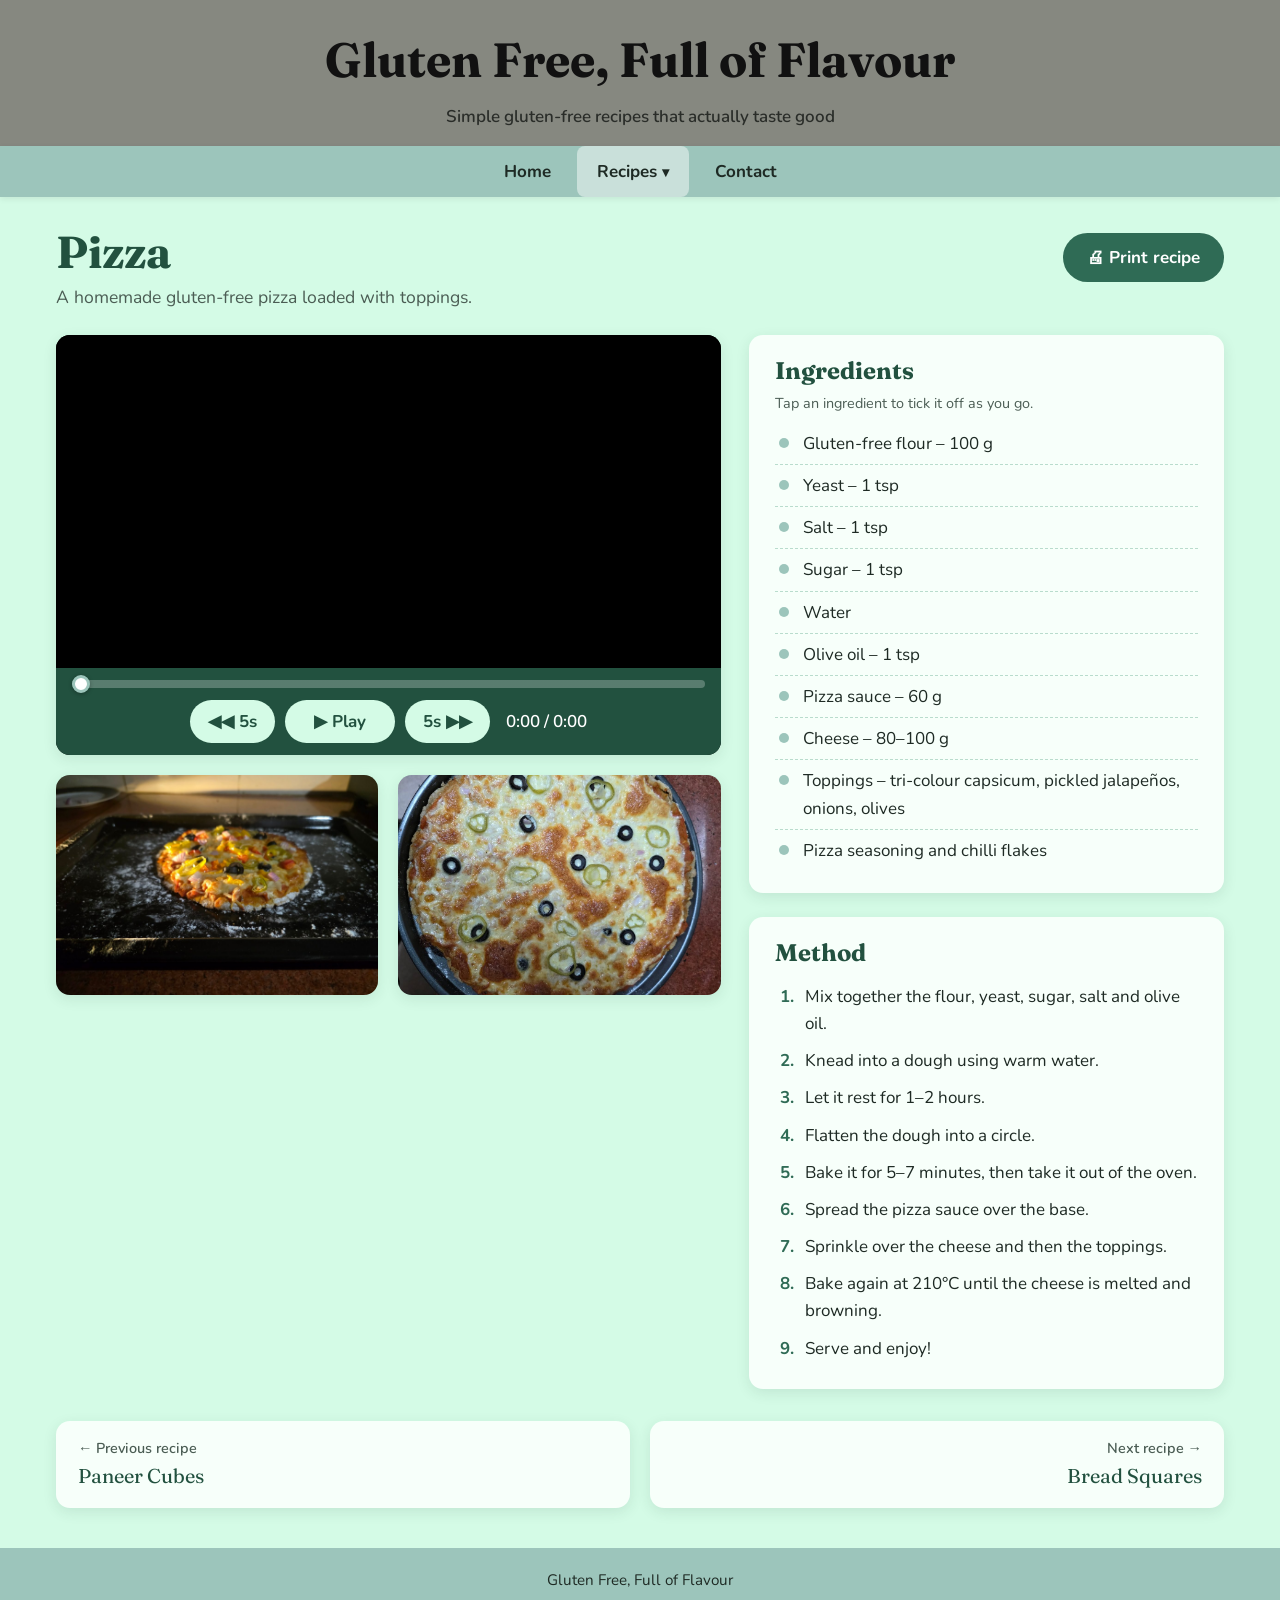
<file: pizza.html>
<!DOCTYPE html>
<html lang="en">
<head>
  <meta charset="UTF-8">
  <meta name="viewport" content="width=device-width, initial-scale=1.0">
  <meta name="description" content="Gluten-free Pizza recipe with video.">
  <title>Pizza | Gluten Free, Full of Flavour</title>
  <link rel="preconnect" href="https://fonts.googleapis.com">
  <link rel="preconnect" href="https://fonts.gstatic.com" crossorigin>
  <link href="https://fonts.googleapis.com/css2?family=Fraunces:opsz,wght@9..144,600;9..144,700&family=Nunito:wght@400;600;700&display=swap" rel="stylesheet">
  <link rel="icon" href="favicon.svg" type="image/svg+xml">
  <link rel="stylesheet" href="css/recipe.css?v=3">
</head>
<body>

  <!-- ===== Title bar ===== -->
  <header class="site-header">
    <a href="index.html" class="site-title">Gluten Free, Full of Flavour</a>
    <p class="tagline">Simple gluten-free recipes that actually taste good</p>
  </header>

  <!-- ===== Navigation bar ===== -->
  <nav class="site-nav" aria-label="Main navigation">
    <button class="menu-toggle" aria-expanded="false" aria-controls="nav-links">&#9776; Menu</button>
    <ul class="nav-links" id="nav-links">
      <li><a href="index.html">Home</a></li>
      <li class="dropdown">
        <button class="dropdown-toggle active" aria-expanded="false">Recipes <span class="arrow">&#9662;</span></button>
        <ul class="dropdown-menu">
          <li><a href="quesadilla.html">Quesadilla</a></li>
          <li><a href="vanilla-cake.html">Vanilla Cake</a></li>
          <li><a href="orange-cake.html">Orange Cake</a></li>
          <li><a href="peanut-butter-cookies.html">Peanut Butter Cookies</a></li>
          <li><a href="honey-chilli-potato.html">Honey Chilli Potato</a></li>
          <li><a href="ragi-cookies.html">Ragi Cookies</a></li>
          <li><a href="ragi-cupcakes.html">Ragi Cupcakes</a></li>
          <li><a href="paneer-roll.html">Paneer Roll</a></li>
          <li><a href="chicken-roll.html">Chicken Roll</a></li>
          <li><a href="paneer-cubes.html">Paneer Cubes</a></li>
          <li><a href="pizza.html" class="active" aria-current="page">Pizza</a></li>
          <li><a href="bread-squares.html">Bread Squares</a></li>
        </ul>
      </li>
      <li><a href="gf-contact.html">Contact</a></li>
    </ul>
  </nav>

  <!-- ===== Main content ===== -->
  <main class="recipe">
    <div class="title-row">
      <div>
        <h1 class="recipe-title">Pizza</h1>
        <p class="recipe-blurb">A homemade gluten-free pizza loaded with toppings.</p>
      </div>
      <button class="btn btn-print" type="button">&#128424;&#xFE0E; Print recipe</button>
    </div>

    <div class="recipe-layout">

      <!-- Left column: video + pictures -->
      <div class="media-column">
        <div class="video-player">
          <video src="videos/pizza.mp4" preload="metadata" playsinline>
            Sorry, your browser can't play this video.
          </video>
          <div class="seek-row">
            <input type="range" class="vc-seek" min="0" max="100" step="0.1" value="0" aria-label="Video position">
          </div>
          <div class="video-controls">
            <button class="vc-btn btn-back" aria-label="Go back 5 seconds">&#9664;&#xFE0E;&#9664;&#xFE0E; 5s</button>
            <button class="vc-btn btn-play" aria-label="Play">&#9654; Play</button>
            <button class="vc-btn btn-forward" aria-label="Skip forward 5 seconds">5s &#9654;&#xFE0E;&#9654;&#xFE0E;</button>
            <span class="vc-time">0:00 / 0:00</span>
          </div>
        </div>

        <div class="recipe-photos">
          <figure class="photo"><img src="images/pizza-1.jpg" alt="Pizza, photo 1" loading="lazy"></figure>
          <figure class="photo"><img src="images/pizza-2.jpg" alt="Pizza, photo 2" loading="lazy"></figure>
        </div>
      </div>

      <!-- Right column: ingredients + method -->
      <div class="text-column">
        <section class="card ingredients">
          <h2>Ingredients</h2>
          <p class="hint">Tap an ingredient to tick it off as you go.</p>
          <ul>
          <li>Gluten-free flour – 100 g</li>
          <li>Yeast – 1 tsp</li>
          <li>Salt – 1 tsp</li>
          <li>Sugar – 1 tsp</li>
          <li>Water</li>
          <li>Olive oil – 1 tsp</li>
          <li>Pizza sauce – 60 g</li>
          <li>Cheese – 80–100 g</li>
          <li>Toppings – tri-colour capsicum, pickled jalapeños, onions, olives</li>
          <li>Pizza seasoning and chilli flakes</li>
          </ul>
        </section>

        <section class="card method">
          <h2>Method</h2>
          <ol>
          <li>Mix together the flour, yeast, sugar, salt and olive oil.</li>
          <li>Knead into a dough using warm water.</li>
          <li>Let it rest for 1–2 hours.</li>
          <li>Flatten the dough into a circle.</li>
          <li>Bake it for 5–7 minutes, then take it out of the oven.</li>
          <li>Spread the pizza sauce over the base.</li>
          <li>Sprinkle over the cheese and then the toppings.</li>
          <li>Bake again at 210°C until the cheese is melted and browning.</li>
          <li>Serve and enjoy!</li>
          </ol>
        </section>
      </div>

    </div>

    <!-- Previous / next recipe -->
    <nav class="recipe-pager" aria-label="More recipes">
      <a class="pager-link prev" href="paneer-cubes.html"><span class="pager-label">&larr; Previous recipe</span><span class="pager-name">Paneer Cubes</span></a>
      <a class="pager-link next" href="bread-squares.html"><span class="pager-label">Next recipe &rarr;</span><span class="pager-name">Bread Squares</span></a>
    </nav>
  </main>

  <!-- ===== Footer ===== -->
  <footer class="site-footer">
    <p>Gluten Free, Full of Flavour</p>
  </footer>

  <script src="js/script.js?v=3"></script>
</body>
</html>
</file>
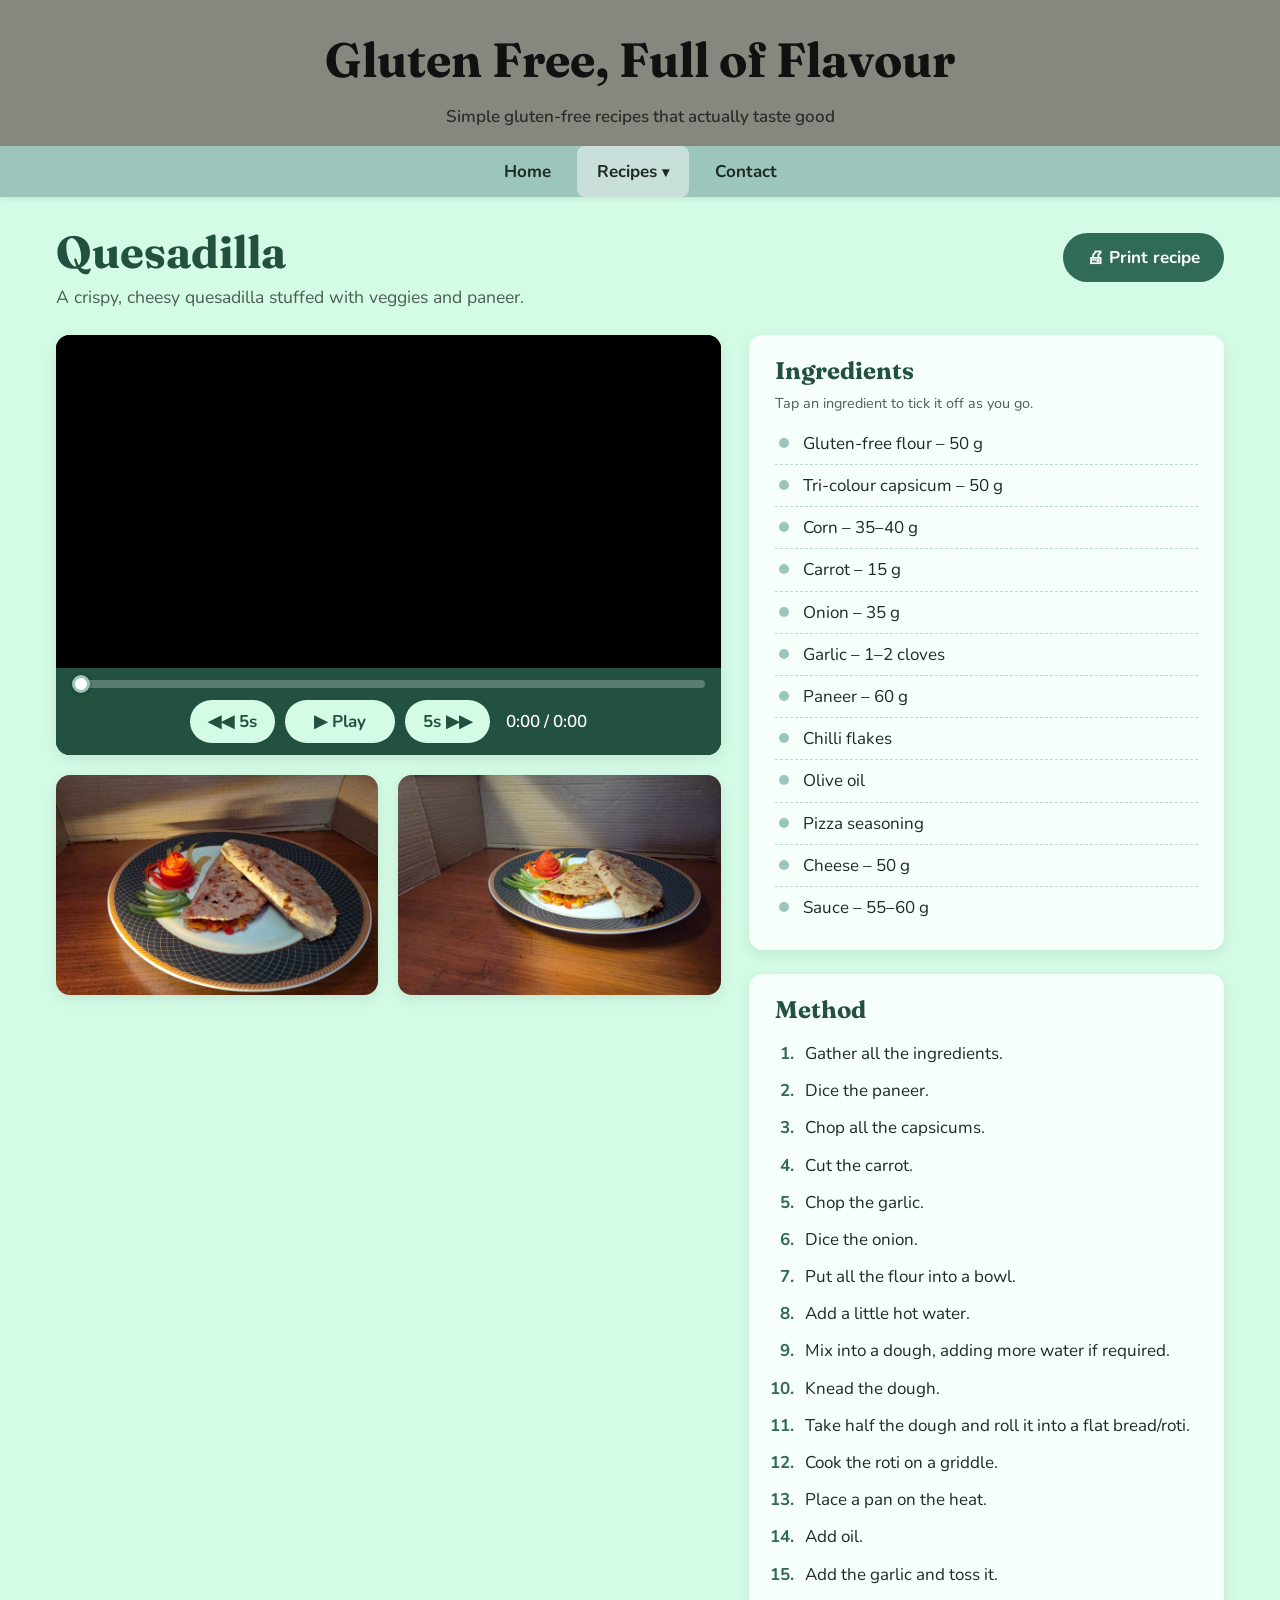
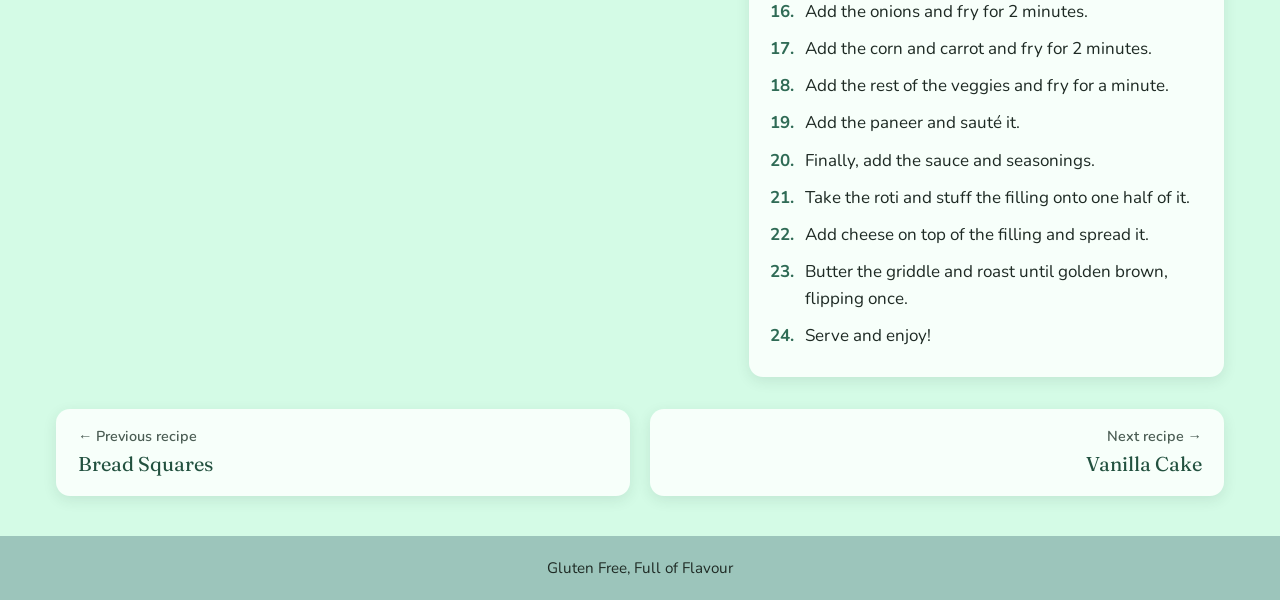
<file: quesadilla.html>
<!DOCTYPE html>
<html lang="en">
<head>
  <meta charset="UTF-8">
  <meta name="viewport" content="width=device-width, initial-scale=1.0">
  <meta name="description" content="Gluten-free Quesadilla recipe with video.">
  <title>Quesadilla | Gluten Free, Full of Flavour</title>
  <link rel="preconnect" href="https://fonts.googleapis.com">
  <link rel="preconnect" href="https://fonts.gstatic.com" crossorigin>
  <link href="https://fonts.googleapis.com/css2?family=Fraunces:opsz,wght@9..144,600;9..144,700&family=Nunito:wght@400;600;700&display=swap" rel="stylesheet">
  <link rel="icon" href="favicon.svg" type="image/svg+xml">
  <link rel="stylesheet" href="css/recipe.css?v=3">
</head>
<body>

  <!-- ===== Title bar ===== -->
  <header class="site-header">
    <a href="index.html" class="site-title">Gluten Free, Full of Flavour</a>
    <p class="tagline">Simple gluten-free recipes that actually taste good</p>
  </header>

  <!-- ===== Navigation bar ===== -->
  <nav class="site-nav" aria-label="Main navigation">
    <button class="menu-toggle" aria-expanded="false" aria-controls="nav-links">&#9776; Menu</button>
    <ul class="nav-links" id="nav-links">
      <li><a href="index.html">Home</a></li>
      <li class="dropdown">
        <button class="dropdown-toggle active" aria-expanded="false">Recipes <span class="arrow">&#9662;</span></button>
        <ul class="dropdown-menu">
          <li><a href="quesadilla.html" class="active" aria-current="page">Quesadilla</a></li>
          <li><a href="vanilla-cake.html">Vanilla Cake</a></li>
          <li><a href="orange-cake.html">Orange Cake</a></li>
          <li><a href="peanut-butter-cookies.html">Peanut Butter Cookies</a></li>
          <li><a href="honey-chilli-potato.html">Honey Chilli Potato</a></li>
          <li><a href="ragi-cookies.html">Ragi Cookies</a></li>
          <li><a href="ragi-cupcakes.html">Ragi Cupcakes</a></li>
          <li><a href="paneer-roll.html">Paneer Roll</a></li>
          <li><a href="chicken-roll.html">Chicken Roll</a></li>
          <li><a href="paneer-cubes.html">Paneer Cubes</a></li>
          <li><a href="pizza.html">Pizza</a></li>
          <li><a href="bread-squares.html">Bread Squares</a></li>
        </ul>
      </li>
      <li><a href="gf-contact.html">Contact</a></li>
    </ul>
  </nav>

  <!-- ===== Main content ===== -->
  <main class="recipe">
    <div class="title-row">
      <div>
        <h1 class="recipe-title">Quesadilla</h1>
        <p class="recipe-blurb">A crispy, cheesy quesadilla stuffed with veggies and paneer.</p>
      </div>
      <button class="btn btn-print" type="button">&#128424;&#xFE0E; Print recipe</button>
    </div>

    <div class="recipe-layout">

      <!-- Left column: video + pictures -->
      <div class="media-column">
        <div class="video-player">
          <video src="videos/quesadilla.mp4" preload="metadata" playsinline>
            Sorry, your browser can't play this video.
          </video>
          <div class="seek-row">
            <input type="range" class="vc-seek" min="0" max="100" step="0.1" value="0" aria-label="Video position">
          </div>
          <div class="video-controls">
            <button class="vc-btn btn-back" aria-label="Go back 5 seconds">&#9664;&#xFE0E;&#9664;&#xFE0E; 5s</button>
            <button class="vc-btn btn-play" aria-label="Play">&#9654; Play</button>
            <button class="vc-btn btn-forward" aria-label="Skip forward 5 seconds">5s &#9654;&#xFE0E;&#9654;&#xFE0E;</button>
            <span class="vc-time">0:00 / 0:00</span>
          </div>
        </div>

        <div class="recipe-photos">
          <figure class="photo"><img src="images/quesadilla-1.jpg" alt="Quesadilla, photo 1" loading="lazy"></figure>
          <figure class="photo"><img src="images/quesadilla-2.jpg" alt="Quesadilla, photo 2" loading="lazy"></figure>
        </div>
      </div>

      <!-- Right column: ingredients + method -->
      <div class="text-column">
        <section class="card ingredients">
          <h2>Ingredients</h2>
          <p class="hint">Tap an ingredient to tick it off as you go.</p>
          <ul>
          <li>Gluten-free flour – 50 g</li>
          <li>Tri-colour capsicum – 50 g</li>
          <li>Corn – 35–40 g</li>
          <li>Carrot – 15 g</li>
          <li>Onion – 35 g</li>
          <li>Garlic – 1–2 cloves</li>
          <li>Paneer – 60 g</li>
          <li>Chilli flakes</li>
          <li>Olive oil</li>
          <li>Pizza seasoning</li>
          <li>Cheese – 50 g</li>
          <li>Sauce – 55–60 g</li>
          </ul>
        </section>

        <section class="card method">
          <h2>Method</h2>
          <ol>
          <li>Gather all the ingredients.</li>
          <li>Dice the paneer.</li>
          <li>Chop all the capsicums.</li>
          <li>Cut the carrot.</li>
          <li>Chop the garlic.</li>
          <li>Dice the onion.</li>
          <li>Put all the flour into a bowl.</li>
          <li>Add a little hot water.</li>
          <li>Mix into a dough, adding more water if required.</li>
          <li>Knead the dough.</li>
          <li>Take half the dough and roll it into a flat bread/roti.</li>
          <li>Cook the roti on a griddle.</li>
          <li>Place a pan on the heat.</li>
          <li>Add oil.</li>
          <li>Add the garlic and toss it.</li>
          <li>Add the onions and fry for 2 minutes.</li>
          <li>Add the corn and carrot and fry for 2 minutes.</li>
          <li>Add the rest of the veggies and fry for a minute.</li>
          <li>Add the paneer and sauté it.</li>
          <li>Finally, add the sauce and seasonings.</li>
          <li>Take the roti and stuff the filling onto one half of it.</li>
          <li>Add cheese on top of the filling and spread it.</li>
          <li>Butter the griddle and roast until golden brown, flipping once.</li>
          <li>Serve and enjoy!</li>
          </ol>
        </section>
      </div>

    </div>

    <!-- Previous / next recipe -->
    <nav class="recipe-pager" aria-label="More recipes">
      <a class="pager-link prev" href="bread-squares.html"><span class="pager-label">&larr; Previous recipe</span><span class="pager-name">Bread Squares</span></a>
      <a class="pager-link next" href="vanilla-cake.html"><span class="pager-label">Next recipe &rarr;</span><span class="pager-name">Vanilla Cake</span></a>
    </nav>
  </main>

  <!-- ===== Footer ===== -->
  <footer class="site-footer">
    <p>Gluten Free, Full of Flavour</p>
  </footer>

  <script src="js/script.js?v=3"></script>
</body>
</html>
</file>
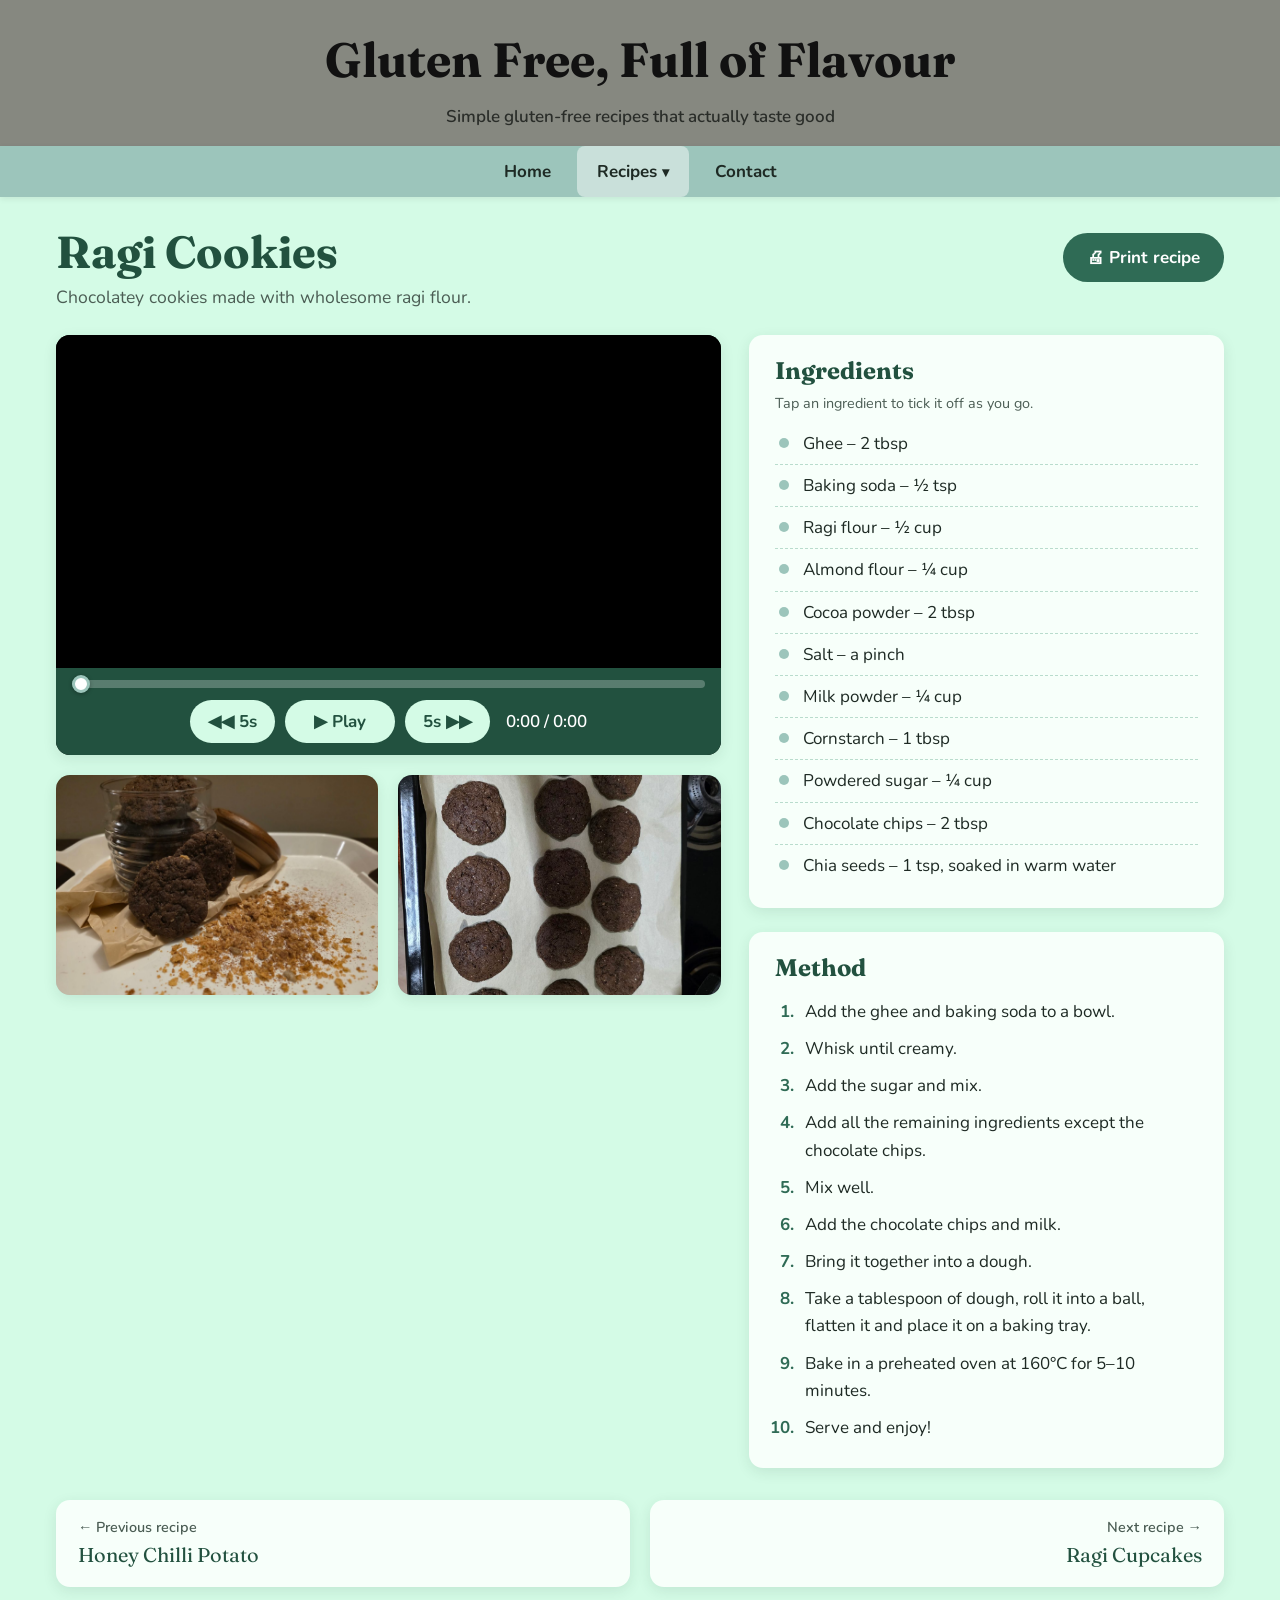
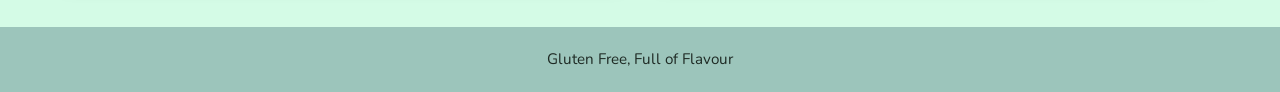
<file: ragi-cookies.html>
<!DOCTYPE html>
<html lang="en">
<head>
  <meta charset="UTF-8">
  <meta name="viewport" content="width=device-width, initial-scale=1.0">
  <meta name="description" content="Gluten-free Ragi Cookies recipe with video.">
  <title>Ragi Cookies | Gluten Free, Full of Flavour</title>
  <link rel="preconnect" href="https://fonts.googleapis.com">
  <link rel="preconnect" href="https://fonts.gstatic.com" crossorigin>
  <link href="https://fonts.googleapis.com/css2?family=Fraunces:opsz,wght@9..144,600;9..144,700&family=Nunito:wght@400;600;700&display=swap" rel="stylesheet">
  <link rel="icon" href="favicon.svg" type="image/svg+xml">
  <link rel="stylesheet" href="css/recipe.css?v=3">
</head>
<body>

  <!-- ===== Title bar ===== -->
  <header class="site-header">
    <a href="index.html" class="site-title">Gluten Free, Full of Flavour</a>
    <p class="tagline">Simple gluten-free recipes that actually taste good</p>
  </header>

  <!-- ===== Navigation bar ===== -->
  <nav class="site-nav" aria-label="Main navigation">
    <button class="menu-toggle" aria-expanded="false" aria-controls="nav-links">&#9776; Menu</button>
    <ul class="nav-links" id="nav-links">
      <li><a href="index.html">Home</a></li>
      <li class="dropdown">
        <button class="dropdown-toggle active" aria-expanded="false">Recipes <span class="arrow">&#9662;</span></button>
        <ul class="dropdown-menu">
          <li><a href="quesadilla.html">Quesadilla</a></li>
          <li><a href="vanilla-cake.html">Vanilla Cake</a></li>
          <li><a href="orange-cake.html">Orange Cake</a></li>
          <li><a href="peanut-butter-cookies.html">Peanut Butter Cookies</a></li>
          <li><a href="honey-chilli-potato.html">Honey Chilli Potato</a></li>
          <li><a href="ragi-cookies.html" class="active" aria-current="page">Ragi Cookies</a></li>
          <li><a href="ragi-cupcakes.html">Ragi Cupcakes</a></li>
          <li><a href="paneer-roll.html">Paneer Roll</a></li>
          <li><a href="chicken-roll.html">Chicken Roll</a></li>
          <li><a href="paneer-cubes.html">Paneer Cubes</a></li>
          <li><a href="pizza.html">Pizza</a></li>
          <li><a href="bread-squares.html">Bread Squares</a></li>
        </ul>
      </li>
      <li><a href="gf-contact.html">Contact</a></li>
    </ul>
  </nav>

  <!-- ===== Main content ===== -->
  <main class="recipe">
    <div class="title-row">
      <div>
        <h1 class="recipe-title">Ragi Cookies</h1>
        <p class="recipe-blurb">Chocolatey cookies made with wholesome ragi flour.</p>
      </div>
      <button class="btn btn-print" type="button">&#128424;&#xFE0E; Print recipe</button>
    </div>

    <div class="recipe-layout">

      <!-- Left column: video + pictures -->
      <div class="media-column">
        <div class="video-player">
          <video src="videos/ragi-cookies.mp4" preload="metadata" playsinline>
            Sorry, your browser can't play this video.
          </video>
          <div class="seek-row">
            <input type="range" class="vc-seek" min="0" max="100" step="0.1" value="0" aria-label="Video position">
          </div>
          <div class="video-controls">
            <button class="vc-btn btn-back" aria-label="Go back 5 seconds">&#9664;&#xFE0E;&#9664;&#xFE0E; 5s</button>
            <button class="vc-btn btn-play" aria-label="Play">&#9654; Play</button>
            <button class="vc-btn btn-forward" aria-label="Skip forward 5 seconds">5s &#9654;&#xFE0E;&#9654;&#xFE0E;</button>
            <span class="vc-time">0:00 / 0:00</span>
          </div>
        </div>

        <div class="recipe-photos">
          <figure class="photo"><img src="images/ragi-cookies-1.jpg" alt="Ragi Cookies, photo 1" loading="lazy"></figure>
          <figure class="photo"><img src="images/ragi-cookies-2.jpg" alt="Ragi Cookies, photo 2" loading="lazy"></figure>
        </div>
      </div>

      <!-- Right column: ingredients + method -->
      <div class="text-column">
        <section class="card ingredients">
          <h2>Ingredients</h2>
          <p class="hint">Tap an ingredient to tick it off as you go.</p>
          <ul>
          <li>Ghee – 2 tbsp</li>
          <li>Baking soda – ½ tsp</li>
          <li>Ragi flour – ½ cup</li>
          <li>Almond flour – ¼ cup</li>
          <li>Cocoa powder – 2 tbsp</li>
          <li>Salt – a pinch</li>
          <li>Milk powder – ¼ cup</li>
          <li>Cornstarch – 1 tbsp</li>
          <li>Powdered sugar – ¼ cup</li>
          <li>Chocolate chips – 2 tbsp</li>
          <li>Chia seeds – 1 tsp, soaked in warm water</li>
          </ul>
        </section>

        <section class="card method">
          <h2>Method</h2>
          <ol>
          <li>Add the ghee and baking soda to a bowl.</li>
          <li>Whisk until creamy.</li>
          <li>Add the sugar and mix.</li>
          <li>Add all the remaining ingredients except the chocolate chips.</li>
          <li>Mix well.</li>
          <li>Add the chocolate chips and milk.</li>
          <li>Bring it together into a dough.</li>
          <li>Take a tablespoon of dough, roll it into a ball, flatten it and place it on a baking tray.</li>
          <li>Bake in a preheated oven at 160°C for 5–10 minutes.</li>
          <li>Serve and enjoy!</li>
          </ol>
        </section>
      </div>

    </div>

    <!-- Previous / next recipe -->
    <nav class="recipe-pager" aria-label="More recipes">
      <a class="pager-link prev" href="honey-chilli-potato.html"><span class="pager-label">&larr; Previous recipe</span><span class="pager-name">Honey Chilli Potato</span></a>
      <a class="pager-link next" href="ragi-cupcakes.html"><span class="pager-label">Next recipe &rarr;</span><span class="pager-name">Ragi Cupcakes</span></a>
    </nav>
  </main>

  <!-- ===== Footer ===== -->
  <footer class="site-footer">
    <p>Gluten Free, Full of Flavour</p>
  </footer>

  <script src="js/script.js?v=3"></script>
</body>
</html>
</file>
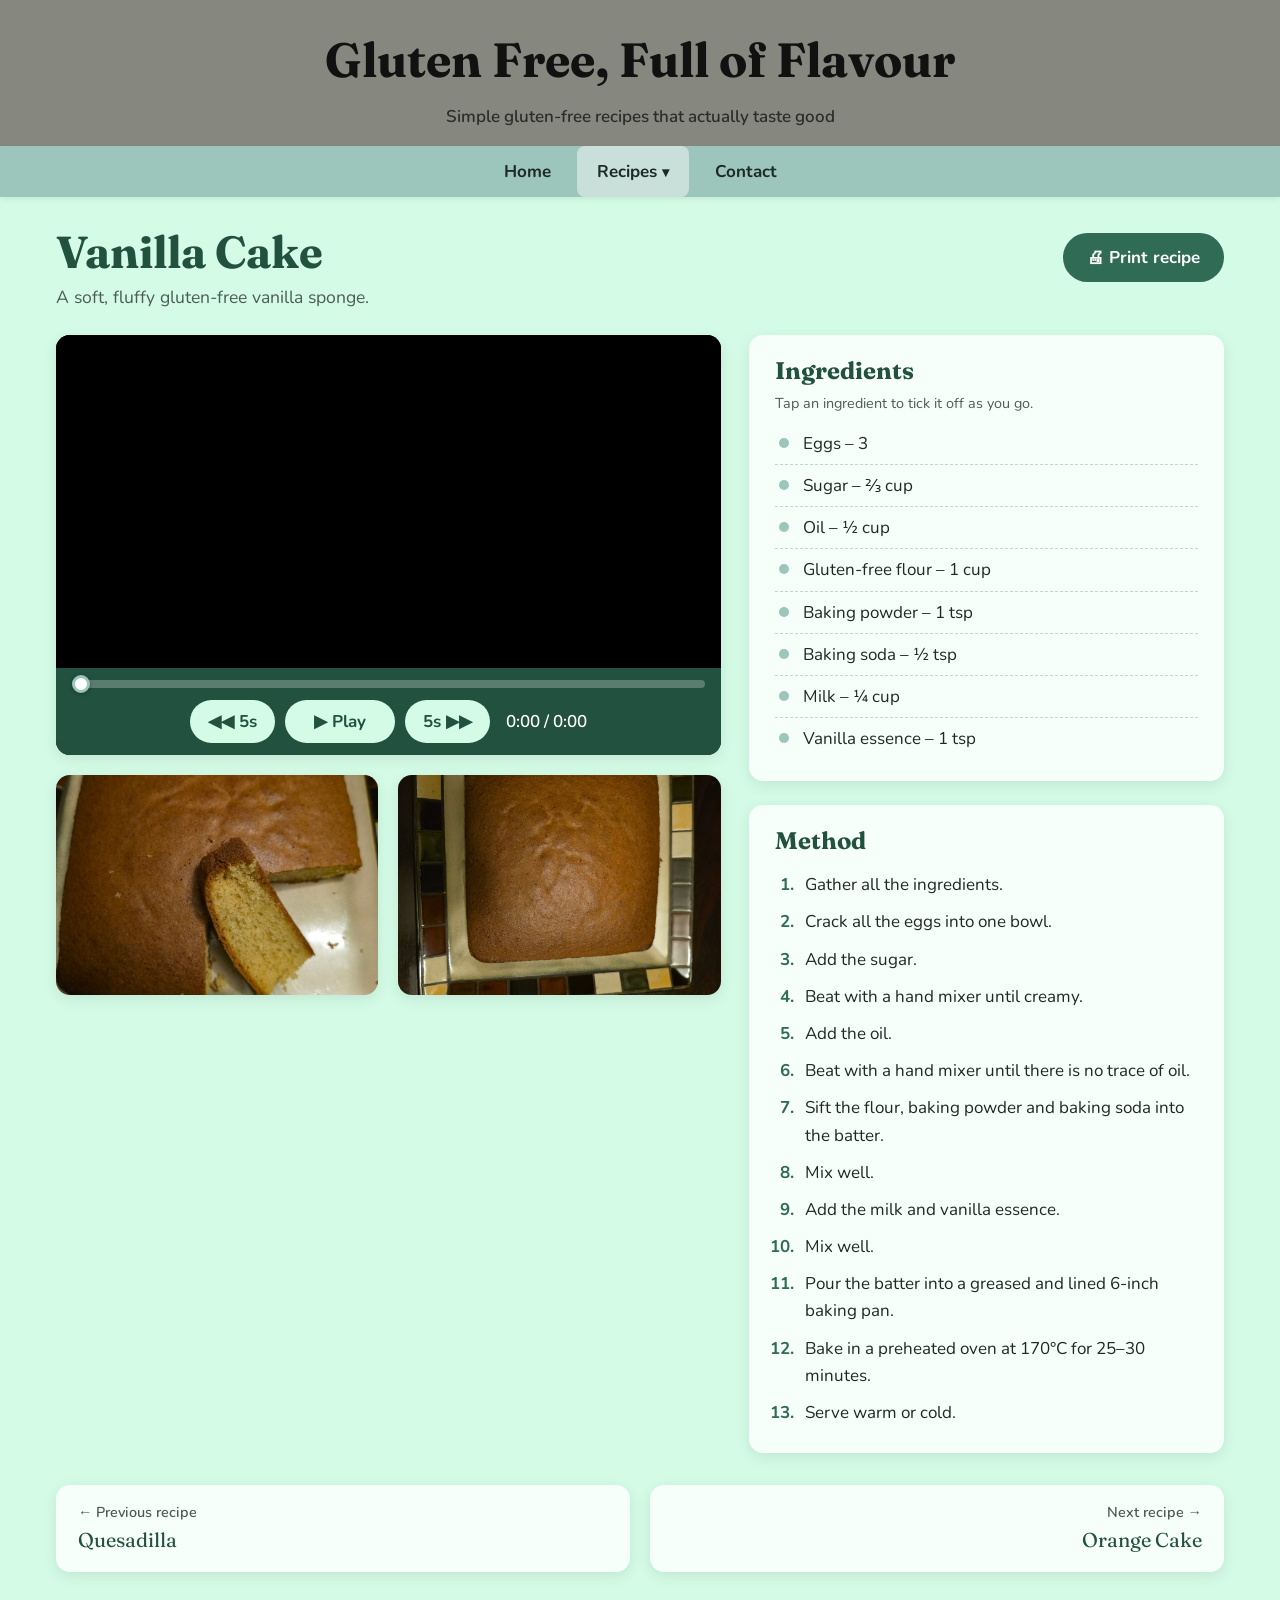
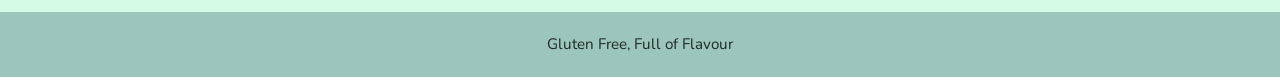
<file: vanilla-cake.html>
<!DOCTYPE html>
<html lang="en">
<head>
  <meta charset="UTF-8">
  <meta name="viewport" content="width=device-width, initial-scale=1.0">
  <meta name="description" content="Gluten-free Vanilla Cake recipe with video.">
  <title>Vanilla Cake | Gluten Free, Full of Flavour</title>
  <link rel="preconnect" href="https://fonts.googleapis.com">
  <link rel="preconnect" href="https://fonts.gstatic.com" crossorigin>
  <link href="https://fonts.googleapis.com/css2?family=Fraunces:opsz,wght@9..144,600;9..144,700&family=Nunito:wght@400;600;700&display=swap" rel="stylesheet">
  <link rel="icon" href="favicon.svg" type="image/svg+xml">
  <link rel="stylesheet" href="css/recipe.css?v=3">
</head>
<body>

  <!-- ===== Title bar ===== -->
  <header class="site-header">
    <a href="index.html" class="site-title">Gluten Free, Full of Flavour</a>
    <p class="tagline">Simple gluten-free recipes that actually taste good</p>
  </header>

  <!-- ===== Navigation bar ===== -->
  <nav class="site-nav" aria-label="Main navigation">
    <button class="menu-toggle" aria-expanded="false" aria-controls="nav-links">&#9776; Menu</button>
    <ul class="nav-links" id="nav-links">
      <li><a href="index.html">Home</a></li>
      <li class="dropdown">
        <button class="dropdown-toggle active" aria-expanded="false">Recipes <span class="arrow">&#9662;</span></button>
        <ul class="dropdown-menu">
          <li><a href="quesadilla.html">Quesadilla</a></li>
          <li><a href="vanilla-cake.html" class="active" aria-current="page">Vanilla Cake</a></li>
          <li><a href="orange-cake.html">Orange Cake</a></li>
          <li><a href="peanut-butter-cookies.html">Peanut Butter Cookies</a></li>
          <li><a href="honey-chilli-potato.html">Honey Chilli Potato</a></li>
          <li><a href="ragi-cookies.html">Ragi Cookies</a></li>
          <li><a href="ragi-cupcakes.html">Ragi Cupcakes</a></li>
          <li><a href="paneer-roll.html">Paneer Roll</a></li>
          <li><a href="chicken-roll.html">Chicken Roll</a></li>
          <li><a href="paneer-cubes.html">Paneer Cubes</a></li>
          <li><a href="pizza.html">Pizza</a></li>
          <li><a href="bread-squares.html">Bread Squares</a></li>
        </ul>
      </li>
      <li><a href="gf-contact.html">Contact</a></li>
    </ul>
  </nav>

  <!-- ===== Main content ===== -->
  <main class="recipe">
    <div class="title-row">
      <div>
        <h1 class="recipe-title">Vanilla Cake</h1>
        <p class="recipe-blurb">A soft, fluffy gluten-free vanilla sponge.</p>
      </div>
      <button class="btn btn-print" type="button">&#128424;&#xFE0E; Print recipe</button>
    </div>

    <div class="recipe-layout">

      <!-- Left column: video + pictures -->
      <div class="media-column">
        <div class="video-player">
          <video src="videos/vanilla-cake.mp4" preload="metadata" playsinline>
            Sorry, your browser can't play this video.
          </video>
          <div class="seek-row">
            <input type="range" class="vc-seek" min="0" max="100" step="0.1" value="0" aria-label="Video position">
          </div>
          <div class="video-controls">
            <button class="vc-btn btn-back" aria-label="Go back 5 seconds">&#9664;&#xFE0E;&#9664;&#xFE0E; 5s</button>
            <button class="vc-btn btn-play" aria-label="Play">&#9654; Play</button>
            <button class="vc-btn btn-forward" aria-label="Skip forward 5 seconds">5s &#9654;&#xFE0E;&#9654;&#xFE0E;</button>
            <span class="vc-time">0:00 / 0:00</span>
          </div>
        </div>

        <div class="recipe-photos">
          <figure class="photo"><img src="images/vanilla-cake-1.jpg" alt="Vanilla Cake, photo 1" loading="lazy"></figure>
          <figure class="photo"><img src="images/vanilla-cake-2.jpg" alt="Vanilla Cake, photo 2" loading="lazy"></figure>
        </div>
      </div>

      <!-- Right column: ingredients + method -->
      <div class="text-column">
        <section class="card ingredients">
          <h2>Ingredients</h2>
          <p class="hint">Tap an ingredient to tick it off as you go.</p>
          <ul>
          <li>Eggs – 3</li>
          <li>Sugar – ⅔ cup</li>
          <li>Oil – ½ cup</li>
          <li>Gluten-free flour – 1 cup</li>
          <li>Baking powder – 1 tsp</li>
          <li>Baking soda – ½ tsp</li>
          <li>Milk – ¼ cup</li>
          <li>Vanilla essence – 1 tsp</li>
          </ul>
        </section>

        <section class="card method">
          <h2>Method</h2>
          <ol>
          <li>Gather all the ingredients.</li>
          <li>Crack all the eggs into one bowl.</li>
          <li>Add the sugar.</li>
          <li>Beat with a hand mixer until creamy.</li>
          <li>Add the oil.</li>
          <li>Beat with a hand mixer until there is no trace of oil.</li>
          <li>Sift the flour, baking powder and baking soda into the batter.</li>
          <li>Mix well.</li>
          <li>Add the milk and vanilla essence.</li>
          <li>Mix well.</li>
          <li>Pour the batter into a greased and lined 6-inch baking pan.</li>
          <li>Bake in a preheated oven at 170°C for 25–30 minutes.</li>
          <li>Serve warm or cold.</li>
          </ol>
        </section>
      </div>

    </div>

    <!-- Previous / next recipe -->
    <nav class="recipe-pager" aria-label="More recipes">
      <a class="pager-link prev" href="quesadilla.html"><span class="pager-label">&larr; Previous recipe</span><span class="pager-name">Quesadilla</span></a>
      <a class="pager-link next" href="orange-cake.html"><span class="pager-label">Next recipe &rarr;</span><span class="pager-name">Orange Cake</span></a>
    </nav>
  </main>

  <!-- ===== Footer ===== -->
  <footer class="site-footer">
    <p>Gluten Free, Full of Flavour</p>
  </footer>

  <script src="js/script.js?v=3"></script>
</body>
</html>
</file>
<file: css/home.css>
/* =========================================================
   SHARED STYLES (title bar, nav bar, footer)
   This section is the same in all 3 CSS files.
   If you change it here, change it in the other two as well.
   ========================================================= */

:root {
  --title-bar: #868880;     /* grey title bar (from sketch) */
  --nav-bar: #9cc5bb;       /* sage nav bar (from sketch) */
  --page-bg: #d4fbe6;       /* mint page background (from sketch) */
  --card-bg: #f7fffa;
  --text: #1e2a24;
  --muted: #4b5d54;
  --accent: #2f6b55;
  --accent-dark: #22513f;
  --border: #b9dccd;
  --radius: 14px;
  --shadow: 0 4px 14px rgba(30, 60, 45, 0.10);
}

* { box-sizing: border-box; }

body {
  margin: 0;
  font-family: "Nunito", Arial, sans-serif;
  font-size: 17px;
  line-height: 1.6;
  color: var(--text);
  background: var(--page-bg);
}

img { max-width: 100%; display: block; }

h1, h2 {
  font-family: "Fraunces", Georgia, serif;
  line-height: 1.2;
  color: var(--accent-dark);
}

/* ----- Title bar ----- */
.site-header {
  background: var(--title-bar);
  text-align: center;
  padding: 22px 16px 16px;
}
.site-title {
  font-family: "Fraunces", Georgia, serif;
  font-size: clamp(1.8rem, 5vw, 3rem);
  font-weight: 700;
  color: #111;
  text-decoration: none;
}
.tagline {
  margin: 4px 0 0;
  color: #2a2d29;
  font-weight: 600;
}

/* ----- Navigation bar ----- */
.site-nav {
  background: var(--nav-bar);
  position: sticky;
  top: 0;
  z-index: 100;
  box-shadow: 0 2px 6px rgba(0, 0, 0, 0.08);
}
.nav-links {
  list-style: none;
  margin: 0 auto;
  padding: 0 16px;
  display: flex;
  justify-content: center;
  gap: 6px;
  max-width: 1200px;
}
.nav-links > li { position: relative; }

.nav-links a,
.dropdown-toggle {
  display: block;
  padding: 12px 20px;
  font: inherit;
  font-weight: 700;
  color: var(--text);
  text-decoration: none;
  background: none;
  border: none;
  cursor: pointer;
  border-radius: 8px;
}
.nav-links a:hover,
.dropdown-toggle:hover,
.nav-links a.active,
.dropdown-toggle.active {
  background: rgba(255, 255, 255, 0.45);
}

/* Recipes dropdown */
.dropdown-menu {
  list-style: none;
  margin: 0;
  padding: 10px;
  position: absolute;
  top: 100%;
  left: 50%;
  transform: translateX(-50%);
  width: 440px;
  display: none;
  grid-template-columns: 1fr 1fr;
  gap: 2px;
  background: var(--card-bg);
  border-radius: var(--radius);
  box-shadow: 0 8px 24px rgba(0, 0, 0, 0.15);
}
.dropdown-menu a {
  padding: 8px 12px;
  font-weight: 600;
}
.dropdown-menu a:hover,
.dropdown-menu a.active {
  background: var(--page-bg);
}
.dropdown:hover .dropdown-menu,
.dropdown:focus-within .dropdown-menu,
.dropdown.open .dropdown-menu {
  display: grid;
}
.arrow { font-size: 0.8em; }

/* Mobile menu button (hidden on big screens) */
.menu-toggle {
  display: none;
  width: 100%;
  padding: 12px 16px;
  font: inherit;
  font-weight: 700;
  background: none;
  border: none;
  cursor: pointer;
  color: var(--text);
}

/* ----- Buttons ----- */
.btn {
  display: inline-block;
  padding: 11px 24px;
  background: var(--accent);
  color: #fff;
  font: inherit;
  font-weight: 700;
  text-decoration: none;
  border: none;
  border-radius: 999px;
  cursor: pointer;
  transition: background 0.2s;
}
.btn:hover { background: var(--accent-dark); }

/* ----- Photos ----- */
.photo {
  margin: 0;
  border-radius: var(--radius);
  overflow: hidden;
  box-shadow: var(--shadow);
  background: var(--border);
}
.photo img {
  width: 100%;
  height: 100%;
  object-fit: cover;
  transition: transform 0.4s;
}
.photo:hover img { transform: scale(1.04); }

/* Shown by script.js when a photo file is missing */
.photo-missing {
  display: flex;
  align-items: center;
  justify-content: center;
  height: 100%;
  min-height: 160px;
  padding: 16px;
  text-align: center;
  color: var(--muted);
  font-weight: 600;
}

/* ----- Footer ----- */
.site-footer {
  text-align: center;
  padding: 20px 16px;
  background: var(--nav-bar);
  font-size: 0.95rem;
  margin-top: 40px;
}
.site-footer p { margin: 0; }
.site-footer .credits {
  margin-top: 4px;
  font-size: 0.8rem;
  color: var(--muted);
}
.site-footer a { color: inherit; }

/* ----- Mobile nav ----- */
@media (max-width: 760px) {
  .menu-toggle { display: block; }
  .nav-links {
    display: none;
    flex-direction: column;
    padding: 0 12px 12px;
    gap: 2px;
  }
  .site-nav.open .nav-links { display: flex; }
  .dropdown-toggle { width: 100%; text-align: left; }
  .dropdown-menu {
    position: static;
    transform: none;
    width: 100%;
    box-shadow: none;
    grid-template-columns: 1fr 1fr;
  }
  /* on phones the dropdown opens by tapping, not hovering */
  .dropdown:hover .dropdown-menu,
  .dropdown:focus-within .dropdown-menu { display: none; }
  .dropdown.open .dropdown-menu { display: grid; }
}

/* =========================================================
   HOMEPAGE STYLES
   ========================================================= */

.home {
  max-width: 1200px;
  margin: 0 auto;
  padding: 32px 16px 0;
}

/* Top row: text | text | picture */
.intro-row {
  display: grid;
  grid-template-columns: 1fr 1fr 0.8fr;
  gap: 24px;
  align-items: stretch;
}

.text-card {
  background: var(--card-bg);
  border-radius: var(--radius);
  box-shadow: var(--shadow);
  padding: 24px 26px;
}
.text-card h2 {
  margin-top: 0;
  font-size: 1.5rem;
}
.text-card .btn { margin-top: 6px; }

.photo-tall { min-height: 320px; }

/* Bottom row: three pictures */
.photo-row {
  display: grid;
  grid-template-columns: repeat(3, 1fr);
  gap: 24px;
  margin-top: 24px;
}
.photo-row .photo { height: 260px; }

/* ----- Recipe cards ----- */
.recipe-cards {
  margin-top: 48px;
  scroll-margin-top: 70px;
}
.recipe-cards > h2 {
  text-align: center;
  font-size: 2rem;
  margin: 0 0 24px;
}
.card-grid {
  display: grid;
  grid-template-columns: repeat(4, 1fr);
  gap: 22px;
}
.recipe-card {
  display: flex;
  flex-direction: column;
  background: var(--card-bg);
  border-radius: var(--radius);
  box-shadow: var(--shadow);
  overflow: hidden;
  color: var(--text);
  text-decoration: none;
  transition: transform 0.2s, box-shadow 0.2s;
}
.recipe-card:hover {
  transform: translateY(-4px);
  box-shadow: 0 10px 24px rgba(30, 60, 45, 0.16);
}
.recipe-card .photo {
  height: 170px;
  border-radius: 0;
  box-shadow: none;
}
.rc-body { padding: 14px 16px 18px; }
.rc-body h3 {
  margin: 0 0 4px;
  font-family: "Fraunces", Georgia, serif;
  font-size: 1.2rem;
  color: var(--accent-dark);
}
.rc-body p {
  margin: 0;
  font-size: 0.95rem;
  color: var(--muted);
  line-height: 1.45;
}

.disclaimer {
  margin: 28px auto 0;
  max-width: 760px;
  text-align: center;
  font-size: 0.9rem;
  color: var(--muted);
}

/* Tablet */
@media (max-width: 1000px) {
  .card-grid { grid-template-columns: repeat(3, 1fr); }
  .intro-row { grid-template-columns: 1fr 1fr; }
  .photo-tall { grid-column: 1 / -1; height: 300px; min-height: 0; }
}

/* Phone */
@media (max-width: 700px) {
  .intro-row,
  .photo-row { grid-template-columns: 1fr; }
  .photo-row .photo { height: 220px; }
  .card-grid { grid-template-columns: 1fr 1fr; gap: 14px; }
  .recipe-card .photo { height: 120px; }
  .rc-body { padding: 10px 12px 14px; }
  .rc-body p { display: none; }
}
</file>
<file: css/recipe.css>
/* =========================================================
   SHARED STYLES (title bar, nav bar, footer)
   This section is the same in all 3 CSS files.
   If you change it here, change it in the other two as well.
   ========================================================= */

:root {
  --title-bar: #868880;     /* grey title bar (from sketch) */
  --nav-bar: #9cc5bb;       /* sage nav bar (from sketch) */
  --page-bg: #d4fbe6;       /* mint page background (from sketch) */
  --card-bg: #f7fffa;
  --text: #1e2a24;
  --muted: #4b5d54;
  --accent: #2f6b55;
  --accent-dark: #22513f;
  --border: #b9dccd;
  --radius: 14px;
  --shadow: 0 4px 14px rgba(30, 60, 45, 0.10);
}

* { box-sizing: border-box; }

body {
  margin: 0;
  font-family: "Nunito", Arial, sans-serif;
  font-size: 17px;
  line-height: 1.6;
  color: var(--text);
  background: var(--page-bg);
}

img { max-width: 100%; display: block; }

h1, h2 {
  font-family: "Fraunces", Georgia, serif;
  line-height: 1.2;
  color: var(--accent-dark);
}

/* ----- Title bar ----- */
.site-header {
  background: var(--title-bar);
  text-align: center;
  padding: 22px 16px 16px;
}
.site-title {
  font-family: "Fraunces", Georgia, serif;
  font-size: clamp(1.8rem, 5vw, 3rem);
  font-weight: 700;
  color: #111;
  text-decoration: none;
}
.tagline {
  margin: 4px 0 0;
  color: #2a2d29;
  font-weight: 600;
}

/* ----- Navigation bar ----- */
.site-nav {
  background: var(--nav-bar);
  position: sticky;
  top: 0;
  z-index: 100;
  box-shadow: 0 2px 6px rgba(0, 0, 0, 0.08);
}
.nav-links {
  list-style: none;
  margin: 0 auto;
  padding: 0 16px;
  display: flex;
  justify-content: center;
  gap: 6px;
  max-width: 1200px;
}
.nav-links > li { position: relative; }

.nav-links a,
.dropdown-toggle {
  display: block;
  padding: 12px 20px;
  font: inherit;
  font-weight: 700;
  color: var(--text);
  text-decoration: none;
  background: none;
  border: none;
  cursor: pointer;
  border-radius: 8px;
}
.nav-links a:hover,
.dropdown-toggle:hover,
.nav-links a.active,
.dropdown-toggle.active {
  background: rgba(255, 255, 255, 0.45);
}

/* Recipes dropdown */
.dropdown-menu {
  list-style: none;
  margin: 0;
  padding: 10px;
  position: absolute;
  top: 100%;
  left: 50%;
  transform: translateX(-50%);
  width: 440px;
  display: none;
  grid-template-columns: 1fr 1fr;
  gap: 2px;
  background: var(--card-bg);
  border-radius: var(--radius);
  box-shadow: 0 8px 24px rgba(0, 0, 0, 0.15);
}
.dropdown-menu a {
  padding: 8px 12px;
  font-weight: 600;
}
.dropdown-menu a:hover,
.dropdown-menu a.active {
  background: var(--page-bg);
}
.dropdown:hover .dropdown-menu,
.dropdown:focus-within .dropdown-menu,
.dropdown.open .dropdown-menu {
  display: grid;
}
.arrow { font-size: 0.8em; }

/* Mobile menu button (hidden on big screens) */
.menu-toggle {
  display: none;
  width: 100%;
  padding: 12px 16px;
  font: inherit;
  font-weight: 700;
  background: none;
  border: none;
  cursor: pointer;
  color: var(--text);
}

/* ----- Buttons ----- */
.btn {
  display: inline-block;
  padding: 11px 24px;
  background: var(--accent);
  color: #fff;
  font: inherit;
  font-weight: 700;
  text-decoration: none;
  border: none;
  border-radius: 999px;
  cursor: pointer;
  transition: background 0.2s;
}
.btn:hover { background: var(--accent-dark); }

/* ----- Photos ----- */
.photo {
  margin: 0;
  border-radius: var(--radius);
  overflow: hidden;
  box-shadow: var(--shadow);
  background: var(--border);
}
.photo img {
  width: 100%;
  height: 100%;
  object-fit: cover;
  transition: transform 0.4s;
}
.photo:hover img { transform: scale(1.04); }

/* Shown by script.js when a photo file is missing */
.photo-missing {
  display: flex;
  align-items: center;
  justify-content: center;
  height: 100%;
  min-height: 160px;
  padding: 16px;
  text-align: center;
  color: var(--muted);
  font-weight: 600;
}

/* ----- Footer ----- */
.site-footer {
  text-align: center;
  padding: 20px 16px;
  background: var(--nav-bar);
  font-size: 0.95rem;
  margin-top: 40px;
}
.site-footer p { margin: 0; }
.site-footer .credits {
  margin-top: 4px;
  font-size: 0.8rem;
  color: var(--muted);
}
.site-footer a { color: inherit; }

/* ----- Mobile nav ----- */
@media (max-width: 760px) {
  .menu-toggle { display: block; }
  .nav-links {
    display: none;
    flex-direction: column;
    padding: 0 12px 12px;
    gap: 2px;
  }
  .site-nav.open .nav-links { display: flex; }
  .dropdown-toggle { width: 100%; text-align: left; }
  .dropdown-menu {
    position: static;
    transform: none;
    width: 100%;
    box-shadow: none;
    grid-template-columns: 1fr 1fr;
  }
  /* on phones the dropdown opens by tapping, not hovering */
  .dropdown:hover .dropdown-menu,
  .dropdown:focus-within .dropdown-menu { display: none; }
  .dropdown.open .dropdown-menu { display: grid; }
}

/* =========================================================
   RECIPE PAGE STYLES (used by all 12 recipe pages)
   ========================================================= */

.recipe {
  max-width: 1200px;
  margin: 0 auto;
  padding: 28px 16px 0;
}

.title-row {
  display: flex;
  align-items: flex-start;
  justify-content: space-between;
  gap: 16px;
  flex-wrap: wrap;
}
.btn-print { margin-top: 8px; }

.recipe-title {
  margin: 0;
  font-size: clamp(2rem, 4vw, 2.8rem);
}
.recipe-blurb {
  margin: 4px 0 24px;
  color: var(--muted);
  font-size: 1.1rem;
}

/* Left: video + pictures | Right: ingredients + method */
.recipe-layout {
  display: grid;
  grid-template-columns: 1.4fr 1fr;
  gap: 28px;
  align-items: start;
}

/* ----- Video ----- */
.video-player {
  background: #000;
  border-radius: var(--radius);
  overflow: hidden;
  box-shadow: var(--shadow);
}
.video-player video {
  display: block;
  width: 100%;
  height: auto;          /* keeps each video's own shape */
  max-height: 75vh;
  background: #000;
  cursor: pointer;
}
/* ----- Seek bar (drag to move through the video) ----- */
.seek-row {
  padding: 12px 16px 0;
  background: var(--accent-dark);
}
.vc-seek {
  --progress: 0%;
  -webkit-appearance: none;
  appearance: none;
  display: block;
  width: 100%;
  height: 8px;
  margin: 0;
  border-radius: 999px;
  cursor: pointer;
  /* filled part (watched) + empty part */
  background: linear-gradient(to right, var(--page-bg) var(--progress), rgba(255, 255, 255, 0.25) var(--progress));
}
.vc-seek:focus { outline: none; }
.vc-seek:focus-visible { box-shadow: 0 0 0 3px rgba(212, 251, 230, 0.5); }
/* the round handle - Chrome, Edge, Safari */
.vc-seek::-webkit-slider-thumb {
  -webkit-appearance: none;
  appearance: none;
  width: 18px;
  height: 18px;
  border-radius: 50%;
  background: #fff;
  border: 3px solid var(--nav-bar);
  box-shadow: 0 1px 4px rgba(0, 0, 0, 0.3);
  transition: transform 0.15s;
}
.vc-seek:hover::-webkit-slider-thumb { transform: scale(1.2); }
/* the round handle - Firefox */
.vc-seek::-moz-range-thumb {
  width: 14px;
  height: 14px;
  border-radius: 50%;
  background: #fff;
  border: 3px solid var(--nav-bar);
}
.vc-seek::-moz-range-track { background: transparent; }

.video-controls {
  display: flex;
  align-items: center;
  justify-content: center;
  flex-wrap: wrap;
  gap: 10px;
  padding: 12px;
  background: var(--accent-dark);
}
.vc-btn {
  padding: 8px 18px;
  font: inherit;
  font-weight: 700;
  color: var(--accent-dark);
  background: var(--page-bg);
  border: none;
  border-radius: 999px;
  cursor: pointer;
  transition: transform 0.1s, background 0.2s;
}
.vc-btn:hover { background: #fff; }
.vc-btn:active { transform: scale(0.95); }
.btn-play { min-width: 110px; }
.vc-time {
  color: #fff;
  font-weight: 600;
  font-variant-numeric: tabular-nums;
  margin-left: 6px;
}

/* ----- Two pictures under the video ----- */
.recipe-photos {
  display: grid;
  grid-template-columns: 1fr 1fr;
  gap: 20px;
  margin-top: 20px;
}
.recipe-photos .photo { height: 220px; }

/* ----- Ingredients + method ----- */
.text-column {
  display: flex;
  flex-direction: column;
  gap: 24px;
}
.card {
  background: var(--card-bg);
  border-radius: var(--radius);
  box-shadow: var(--shadow);
  padding: 22px 26px;
}
.card h2 {
  margin: 0 0 10px;
  font-size: 1.5rem;
}

.hint {
  margin: -4px 0 8px;
  font-size: 0.9rem;
  color: var(--muted);
}
.ingredients ul {
  list-style: none;
  margin: 0;
  padding: 0;
}
.ingredients li {
  padding: 7px 0 7px 28px;
  border-bottom: 1px dashed var(--border);
  position: relative;
}
.ingredients li:last-child { border-bottom: none; }
.ingredients li {
  cursor: pointer;
  user-select: none;
  transition: color 0.2s;
}
.ingredients li:hover { color: var(--accent); }
/* ticked-off ingredient */
.ingredients li.done {
  color: var(--muted);
  text-decoration: line-through;
  opacity: 0.7;
}
.ingredients li.done::before {
  content: "\2713";
  background: none;
  color: var(--accent);
  font-weight: 700;
  width: auto;
  height: auto;
  top: 7px;
  left: 2px;
}
.ingredients li::before {
  content: "";
  position: absolute;
  left: 4px;
  top: 15px;
  width: 10px;
  height: 10px;
  border-radius: 50%;
  background: var(--nav-bar);
}

.method ol {
  margin: 0;
  padding-left: 24px;
}
.method li {
  padding: 5px 0 5px 6px;
}
.method li::marker {
  font-weight: 700;
  color: var(--accent);
}

/* ----- Previous / next recipe ----- */
.recipe-pager {
  display: grid;
  grid-template-columns: 1fr 1fr;
  gap: 20px;
  margin-top: 32px;
}
.pager-link {
  display: block;
  padding: 16px 22px;
  background: var(--card-bg);
  border-radius: var(--radius);
  box-shadow: var(--shadow);
  color: var(--text);
  text-decoration: none;
  transition: transform 0.2s;
}
.pager-link:hover { transform: translateY(-3px); }
.pager-link.next { text-align: right; }
.pager-label {
  display: block;
  font-size: 0.9rem;
  color: var(--muted);
  font-weight: 600;
}
.pager-name {
  display: block;
  font-family: "Fraunces", Georgia, serif;
  font-size: 1.25rem;
  color: var(--accent-dark);
}

/* ----- Printing: only the recipe text ----- */
@media print {
  .site-header, .site-nav, .site-footer, .media-column,
  .btn-print, .hint, .recipe-pager { display: none !important; }
  body { background: #fff; font-size: 12pt; }
  .recipe-layout { display: block; }
  .card { box-shadow: none; padding: 0; margin-bottom: 18px; background: #fff; }
  .ingredients li.done { text-decoration: none; opacity: 1; color: var(--text); }
}

/* Tablet & phone: stack everything */
@media (max-width: 900px) {
  .recipe-layout { grid-template-columns: 1fr; }
}
@media (max-width: 500px) {
  .recipe-photos { grid-template-columns: 1fr; }
  .vc-btn { padding: 8px 14px; }
  .recipe-pager { grid-template-columns: 1fr; gap: 12px; }
  .pager-link.next { text-align: left; }
}
</file>
<file: css/contact.css>
/* =========================================================
   SHARED STYLES (title bar, nav bar, footer)
   This section is the same in all 3 CSS files.
   If you change it here, change it in the other two as well.
   ========================================================= */

:root {
  --title-bar: #868880;     /* grey title bar (from sketch) */
  --nav-bar: #9cc5bb;       /* sage nav bar (from sketch) */
  --page-bg: #d4fbe6;       /* mint page background (from sketch) */
  --card-bg: #f7fffa;
  --text: #1e2a24;
  --muted: #4b5d54;
  --accent: #2f6b55;
  --accent-dark: #22513f;
  --border: #b9dccd;
  --radius: 14px;
  --shadow: 0 4px 14px rgba(30, 60, 45, 0.10);
}

* { box-sizing: border-box; }

body {
  margin: 0;
  font-family: "Nunito", Arial, sans-serif;
  font-size: 17px;
  line-height: 1.6;
  color: var(--text);
  background: var(--page-bg);
}

img { max-width: 100%; display: block; }

h1, h2 {
  font-family: "Fraunces", Georgia, serif;
  line-height: 1.2;
  color: var(--accent-dark);
}

/* ----- Title bar ----- */
.site-header {
  background: var(--title-bar);
  text-align: center;
  padding: 22px 16px 16px;
}
.site-title {
  font-family: "Fraunces", Georgia, serif;
  font-size: clamp(1.8rem, 5vw, 3rem);
  font-weight: 700;
  color: #111;
  text-decoration: none;
}
.tagline {
  margin: 4px 0 0;
  color: #2a2d29;
  font-weight: 600;
}

/* ----- Navigation bar ----- */
.site-nav {
  background: var(--nav-bar);
  position: sticky;
  top: 0;
  z-index: 100;
  box-shadow: 0 2px 6px rgba(0, 0, 0, 0.08);
}
.nav-links {
  list-style: none;
  margin: 0 auto;
  padding: 0 16px;
  display: flex;
  justify-content: center;
  gap: 6px;
  max-width: 1200px;
}
.nav-links > li { position: relative; }

.nav-links a,
.dropdown-toggle {
  display: block;
  padding: 12px 20px;
  font: inherit;
  font-weight: 700;
  color: var(--text);
  text-decoration: none;
  background: none;
  border: none;
  cursor: pointer;
  border-radius: 8px;
}
.nav-links a:hover,
.dropdown-toggle:hover,
.nav-links a.active,
.dropdown-toggle.active {
  background: rgba(255, 255, 255, 0.45);
}

/* Recipes dropdown */
.dropdown-menu {
  list-style: none;
  margin: 0;
  padding: 10px;
  position: absolute;
  top: 100%;
  left: 50%;
  transform: translateX(-50%);
  width: 440px;
  display: none;
  grid-template-columns: 1fr 1fr;
  gap: 2px;
  background: var(--card-bg);
  border-radius: var(--radius);
  box-shadow: 0 8px 24px rgba(0, 0, 0, 0.15);
}
.dropdown-menu a {
  padding: 8px 12px;
  font-weight: 600;
}
.dropdown-menu a:hover,
.dropdown-menu a.active {
  background: var(--page-bg);
}
.dropdown:hover .dropdown-menu,
.dropdown:focus-within .dropdown-menu,
.dropdown.open .dropdown-menu {
  display: grid;
}
.arrow { font-size: 0.8em; }

/* Mobile menu button (hidden on big screens) */
.menu-toggle {
  display: none;
  width: 100%;
  padding: 12px 16px;
  font: inherit;
  font-weight: 700;
  background: none;
  border: none;
  cursor: pointer;
  color: var(--text);
}

/* ----- Buttons ----- */
.btn {
  display: inline-block;
  padding: 11px 24px;
  background: var(--accent);
  color: #fff;
  font: inherit;
  font-weight: 700;
  text-decoration: none;
  border: none;
  border-radius: 999px;
  cursor: pointer;
  transition: background 0.2s;
}
.btn:hover { background: var(--accent-dark); }

/* ----- Photos ----- */
.photo {
  margin: 0;
  border-radius: var(--radius);
  overflow: hidden;
  box-shadow: var(--shadow);
  background: var(--border);
}
.photo img {
  width: 100%;
  height: 100%;
  object-fit: cover;
  transition: transform 0.4s;
}
.photo:hover img { transform: scale(1.04); }

/* Shown by script.js when a photo file is missing */
.photo-missing {
  display: flex;
  align-items: center;
  justify-content: center;
  height: 100%;
  min-height: 160px;
  padding: 16px;
  text-align: center;
  color: var(--muted);
  font-weight: 600;
}

/* ----- Footer ----- */
.site-footer {
  text-align: center;
  padding: 20px 16px;
  background: var(--nav-bar);
  font-size: 0.95rem;
  margin-top: 40px;
}
.site-footer p { margin: 0; }
.site-footer .credits {
  margin-top: 4px;
  font-size: 0.8rem;
  color: var(--muted);
}
.site-footer a { color: inherit; }

/* ----- Mobile nav ----- */
@media (max-width: 760px) {
  .menu-toggle { display: block; }
  .nav-links {
    display: none;
    flex-direction: column;
    padding: 0 12px 12px;
    gap: 2px;
  }
  .site-nav.open .nav-links { display: flex; }
  .dropdown-toggle { width: 100%; text-align: left; }
  .dropdown-menu {
    position: static;
    transform: none;
    width: 100%;
    box-shadow: none;
    grid-template-columns: 1fr 1fr;
  }
  /* on phones the dropdown opens by tapping, not hovering */
  .dropdown:hover .dropdown-menu,
  .dropdown:focus-within .dropdown-menu { display: none; }
  .dropdown.open .dropdown-menu { display: grid; }
}

/* =========================================================
   CONTACT / FEEDBACK / QUERY PAGE STYLES
   ========================================================= */

.contact {
  max-width: 1200px;
  margin: 0 auto;
  padding: 32px 16px 0;
}

/* Form on the left, photos on the right */
.contact-layout {
  display: grid;
  grid-template-columns: 1.2fr 1fr;
  gap: 28px;
  align-items: start;
}

.card {
  background: var(--card-bg);
  border-radius: var(--radius);
  box-shadow: var(--shadow);
  padding: 28px 30px;
}
.form-card h1 {
  margin: 0;
  font-size: clamp(1.9rem, 4vw, 2.5rem);
}
.lead {
  color: var(--muted);
  margin: 8px 0 22px;
}

/* ----- Form ----- */
.field { margin-bottom: 18px; }
.field label {
  display: block;
  font-weight: 700;
  margin-bottom: 6px;
}
.field input,
.field select,
.field textarea {
  width: 100%;
  padding: 11px 14px;
  font: inherit;
  color: var(--text);
  background: #fff;
  border: 2px solid var(--border);
  border-radius: 10px;
  transition: border-color 0.2s, box-shadow 0.2s;
}
.field textarea { resize: vertical; }
.field input:focus,
.field select:focus,
.field textarea:focus {
  outline: none;
  border-color: var(--accent);
  box-shadow: 0 0 0 3px rgba(47, 107, 85, 0.18);
}
.contact-form .btn { width: 100%; padding: 13px; font-size: 1.05rem; }

/* ----- Photos: one big on top, two small below ----- */
.contact-photos {
  display: grid;
  grid-template-columns: 1fr 1fr;
  gap: 20px;
}
.contact-photos .photo { height: 200px; }
.contact-photos .photo:first-child {
  grid-column: 1 / -1;
  height: 280px;
}

/* Phone */
@media (max-width: 850px) {
  .contact-layout { grid-template-columns: 1fr; }
}
@media (max-width: 500px) {
  .card { padding: 22px 18px; }
  .contact-photos .photo { height: 160px; }
  .contact-photos .photo:first-child { height: 220px; }
}
</file>
